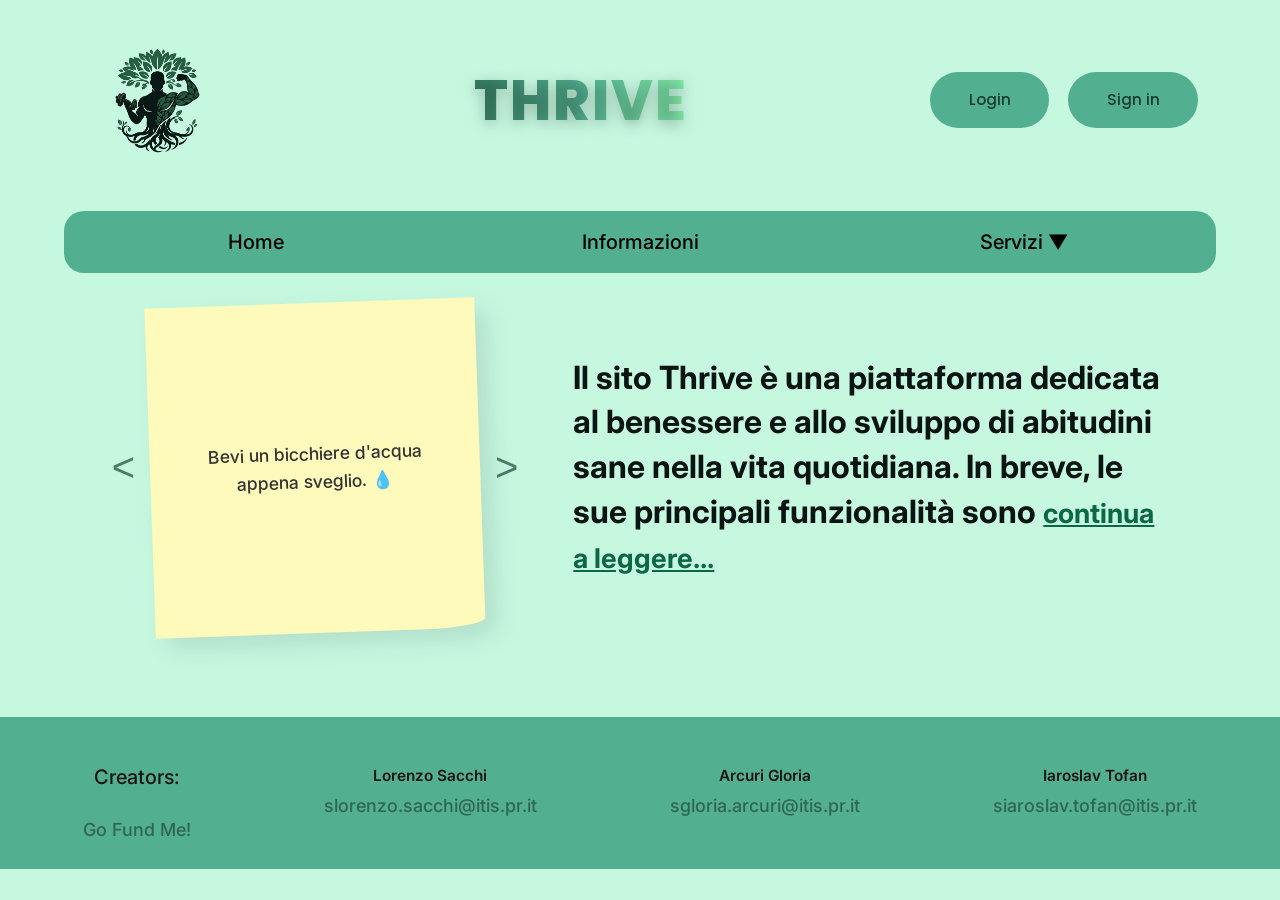
<file: index.html>
<!DOCTYPE html>
<html lang="en">

<head>
    <link rel="preconnect" href="https://fonts.googleapis.com">
    <link rel="preconnect" href="https://fonts.gstatic.com" crossorigin>
    <link
        href="https://fonts.googleapis.com/css2?family=Inter:wght@400;500;600&family=Poppins:wght@500;600;700&display=swap"
        rel="stylesheet">
    <meta charset="UTF-8">
    <meta name="viewport" content="width=device-width, initial-scale=1.0">
    <title>Home</title>
    <link rel="stylesheet" href="assets/css/stylesheet.css">
    <link rel="icon" type="image" href="assets/img/logo.png">
</head>

<body>
    <div id="title_container">
        <img class="logo" src="assets/img/logo.png">
        <h1 class="Titolo">Thrive</h1>
        <div class="buttoni">
            <a href="assets/pages/login.html" class="registrati">Login</a>
            <a href="assets/pages/registrati.html" class="registrati">Sign in</a>
        </div>
    </div>
    <nav class="navBar">
        <ul class="menu">
            <li><a href="index.html">Home</a></li>
            
            <li><a href="assets/pages/spiegazione.html">Informazioni</a></li>

            <li class="dropdown">
                <a href="#">Servizi ▼</a>
                <ul class="subMenu">
                    <li><a href="assets/pages/healthyHabits.html">Healthy Habits</a></li>
                    <li><a href="assets/pages/workout.html">Workout</a></li>
                    <li><a href="assets/pages/bmiCalculator.html">BMI Calculator</a></li>
                </ul>
            </li>
        </ul>
    </nav>
    <div class="main-container">
        <div class="post-it-wrapper">
            <button id="btnPrec" class="nav-btn">&lt;</button>
            <div class="post-it">
                <p id="testoConsiglio"></p>
            </div>
            <button id="btnSucc" class="nav-btn">&gt;</button>
        </div>
        <div class="testo1">
                <h1>
                    Il sito Thrive è una piattaforma dedicata al benessere e allo sviluppo di abitudini sane nella vita quotidiana.
                    In breve, le sue principali funzionalità sono <a href="assets/pages/spiegazione.html" class="continuaLettura">continua a leggere...</a>
                </h1>
        </div>
    </div>
  <footer class="footer">
    <div>
        <p>Creators:</p>
        <a class="email" href="https://www.gofundme.com/f/progetto-per-raccogliere-fondi-per-il-nostro-sushi?attribution_id=sl:9da82cf1-497f-41a0-955d-15c19e031d15&lang=it_IT&ts=1778183575&utm_campaign=man_ss_icons&utm_content=amp20_t1&utm_medium=customer&utm_source=copy_link">Go Fund Me!</a>
    </div>
    <div>
      <h3 class="nome">Lorenzo Sacchi</h3>
      <a href="https://mail.google.com/mail/?view=cm&fs=1&to=slorenzo.sacchi@itis.pr.it" class="email">slorenzo.sacchi@itis.pr.it</a>
    </div>

    <div>
      <h3 class="nome">Arcuri Gloria</h3>
      <a href="https://mail.google.com/mail/?view=cm&fs=1&to=sgloria.arcuri@itis.pr.it" class="email">sgloria.arcuri@itis.pr.it</a>
    </div>

    <div>
      <h3 class="nome">Iaroslav Tofan</h3>
      <a href="https://mail.google.com/mail/?view=cm&fs=1&to=siaroslav.tofan@itis.pr.it" class="email">siaroslav.tofan@itis.pr.it</a>
    </div>

  </footer>

    <script src="assets/javascript/PostItScript.js"></script>
</body>

</html>
</file>
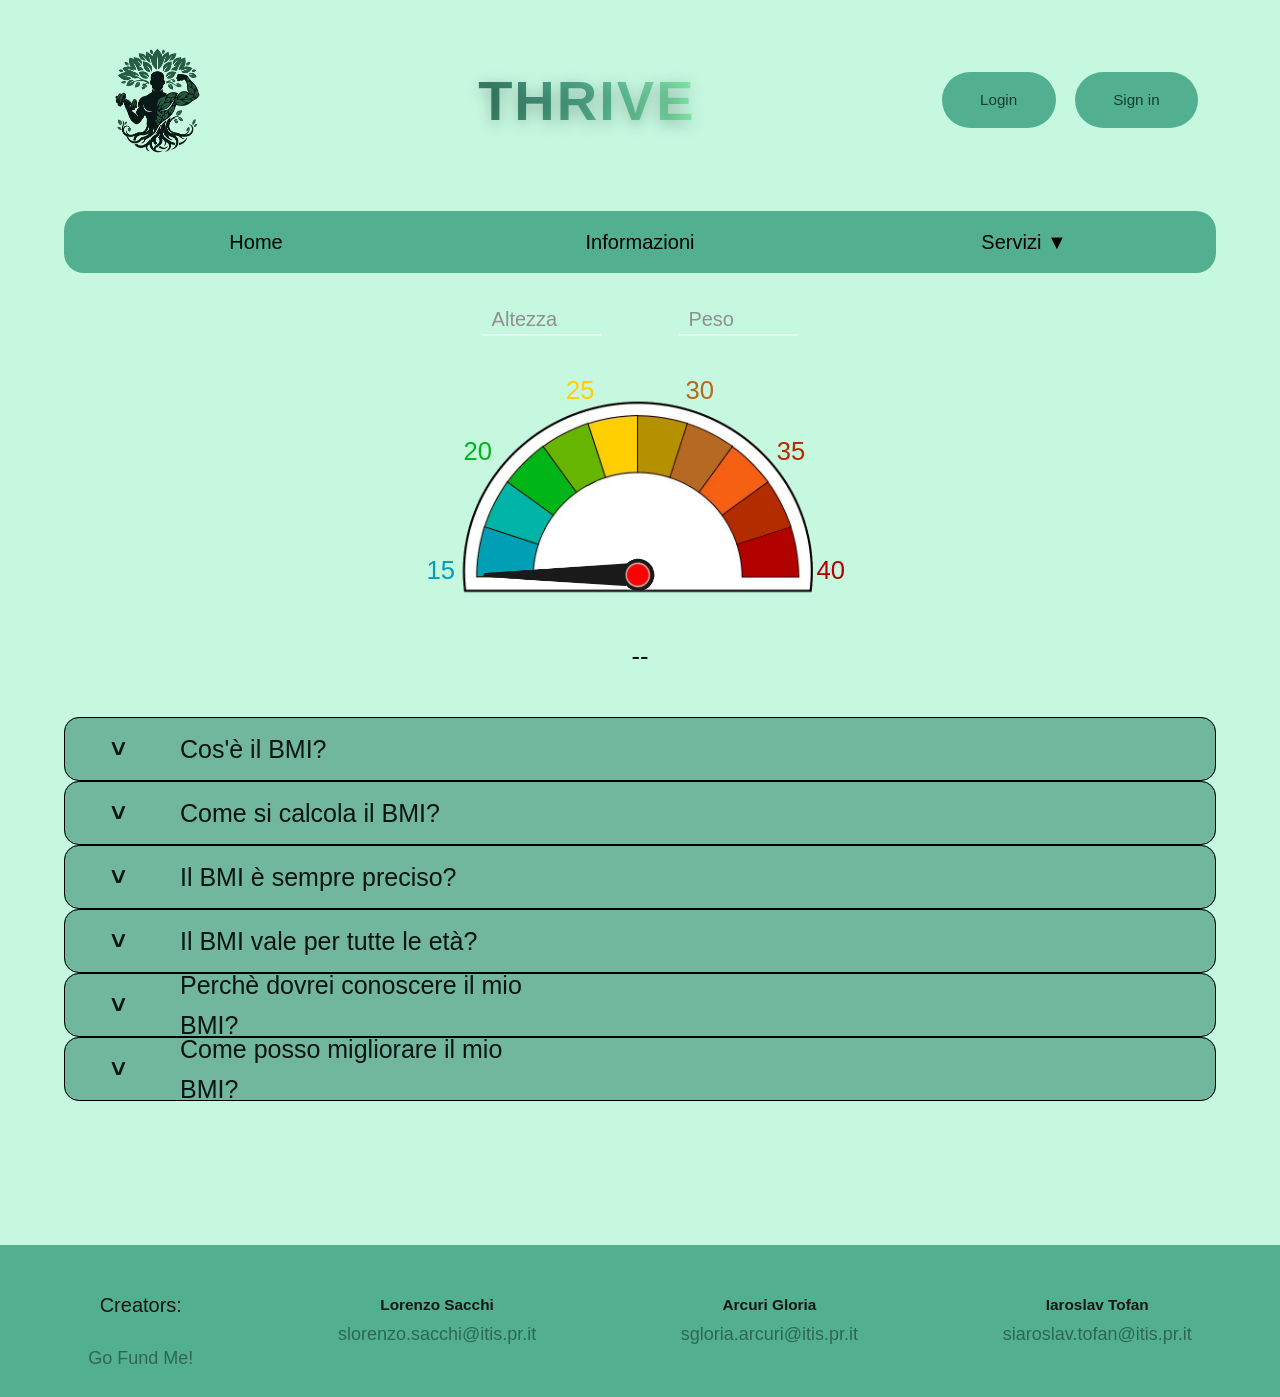
<file: assets/pages/bmiCalculator.html>
<!DOCTYPE html>
<html lang="en">
<head>
    <meta charset="UTF-8">
    <meta name="viewport" content="width=device-width, initial-scale=1.0">
    <title>Calcolatore BMI</title>
    <link rel="stylesheet" href="../css/stylesheet.css">
    <link rel="stylesheet" href="../css/BMIStylesheet.css">
    <link rel="icon" type="image" href="../img/logo.png">
</head>
<body>
    <div id="title_container">
        <img class="logo" src="../img/logo.png">
        <h1 class="Titolo">Thrive</h1>
        <div class="buttoni">
            <a href="login.html" class="registrati">Login</a>
            <a href="registrati.html" class="registrati">Sign in</a>
        </div>
    </div>
    </div>
    <nav class="navBar">
        <ul class="menu">
            <li><a href="../../index.html">Home</a></li>

            <li><a href="spiegazione.html">Informazioni</a></li>

            <li class="dropdown">
                <a href="#">Servizi ▼</a>
                <ul class="subMenu">
                    <li><a href="healthyHabits.html">Healthy Habits</a></li>
                    <li><a href="workout.html">Workout</a></li>
                    <li><a href="bmiCalculator.html">BMI Calculator</a></li>
                </ul>
            </li>
        </ul>
    </nav>
    <div id="content">
        <div id="box_inserimenti">
            <div class="box_inserimento">
                <input required type="text" id="input_altezza" class="textBox_input">
                <span>Altezza</span>
                <i></i>
            </div>
            <div class="box_inserimento">
                <input required type="text" id="input_peso" class="textBox_input">
                <span>Peso</span>
                <i></i>
            </div>
        </div>
        <div id="box_tachimetro">
            <p class="indice_tachimetro" id="i_15">15</p>
            <p class="indice_tachimetro" id="i_20">20</p>
            <p class="indice_tachimetro" id="i_25">25</p>
            <p class="indice_tachimetro" id="i_30">30</p>
            <p class="indice_tachimetro" id="i_35">35</p>
            <p class="indice_tachimetro" id="i_40">40</p>
            <img src="../img/tachimetroBMI.png" alt="" id="tachimetro">
            <img src="../img/lancettaTachimetroBMI.png" alt="" id="lancetta_tachimetro">
        </div>
        <p id="BMI_value">
            --
        </p>
        <div id="BMI_message">
            
        </div> 
        <div id="information_box">
            <div>
                <div class="information_title"><span>&lt</span> <p>Cos'è il BMI?</p></div>
                <p class="information">Il BMI (Indice di Massa Corporea) è un valore che mette in relazione peso e altezza per stimare se una persona è sottopeso, normopeso, sovrappeso o obesa.</p>
            </div>
            <div>
                <div class="information_title"><span>&lt</span> <p>Come si calcola il BMI?</p></div>
                <p class="information">Si calcola dividendo il peso (in kg) per il quadrato dell'altezza (in metri):<br>BMI = peso / altezza^2</p>
            </div>
            <div>
                <div class="information_title"><span>&lt</span> <p>Il BMI è sempre preciso?</p></div>
                <p class="information">Non sempre. Non distingue tra massa grassa e massa muscolare, quindi può essere impreciso per atleti, persone molto muscolose o anziani.</p>
            </div>
            <div>
                <div class="information_title"><span>&lt</span> <p>Il BMI vale per tutte le età?</p></div>
                <p class="information">Per bambini e adolescenti si usano scale diverse basate su età e sesso, quindi il calcolo standard per adulti non è direttamente applicabile.</p>
            </div>
            <div>
                <div class="information_title"><span>&lt</span> <p>Perchè dovrei conoscere il mio BMI?</p></div>
                <p class="information">Aiuta a valutare il rischio di alcune condizioni come malattie cardiovascolari, diabete o ipertensione.</p>
            </div>
            <div>
                <div class="information_title"><span>&lt</span> <p>Come posso migliorare il mio BMI?</p></div>
                <p class="information">
                Alimentazione equilibrata<br>
                Attività fisica regolare<br>
                Monitoraggio del peso nel tempo<br>
                Consulto con un professionista se necessario
                </p>
            </div>
        </div>
    </div>
      <footer class="footer">
    <div>
        <p>Creators:</p>
        <a class="email" href="https://www.gofundme.com/f/progetto-per-raccogliere-fondi-per-il-nostro-sushi?attribution_id=sl:9da82cf1-497f-41a0-955d-15c19e031d15&lang=it_IT&ts=1778183575&utm_campaign=man_ss_icons&utm_content=amp20_t1&utm_medium=customer&utm_source=copy_link">Go Fund Me!</a>
    </div>
    <div>
      <h3 class="nome">Lorenzo Sacchi</h3>
      <a href="https://mail.google.com/mail/?view=cm&fs=1&to=slorenzo.sacchi@itis.pr.it" class="email">slorenzo.sacchi@itis.pr.it</a>
    </div>

    <div>
      <h3 class="nome">Arcuri Gloria</h3>
      <a href="https://mail.google.com/mail/?view=cm&fs=1&to=sgloria.arcuri@itis.pr.it" class="email">sgloria.arcuri@itis.pr.it</a>
    </div>

    <div>
      <h3 class="nome">Iaroslav Tofan</h3>
      <a href="https://mail.google.com/mail/?view=cm&fs=1&to=siaroslav.tofan@itis.pr.it" class="email">siaroslav.tofan@itis.pr.it</a>
    </div>

  </footer>
    <script src="../javascript/BMIScript.js"></script>
</body>
</html>
</file>
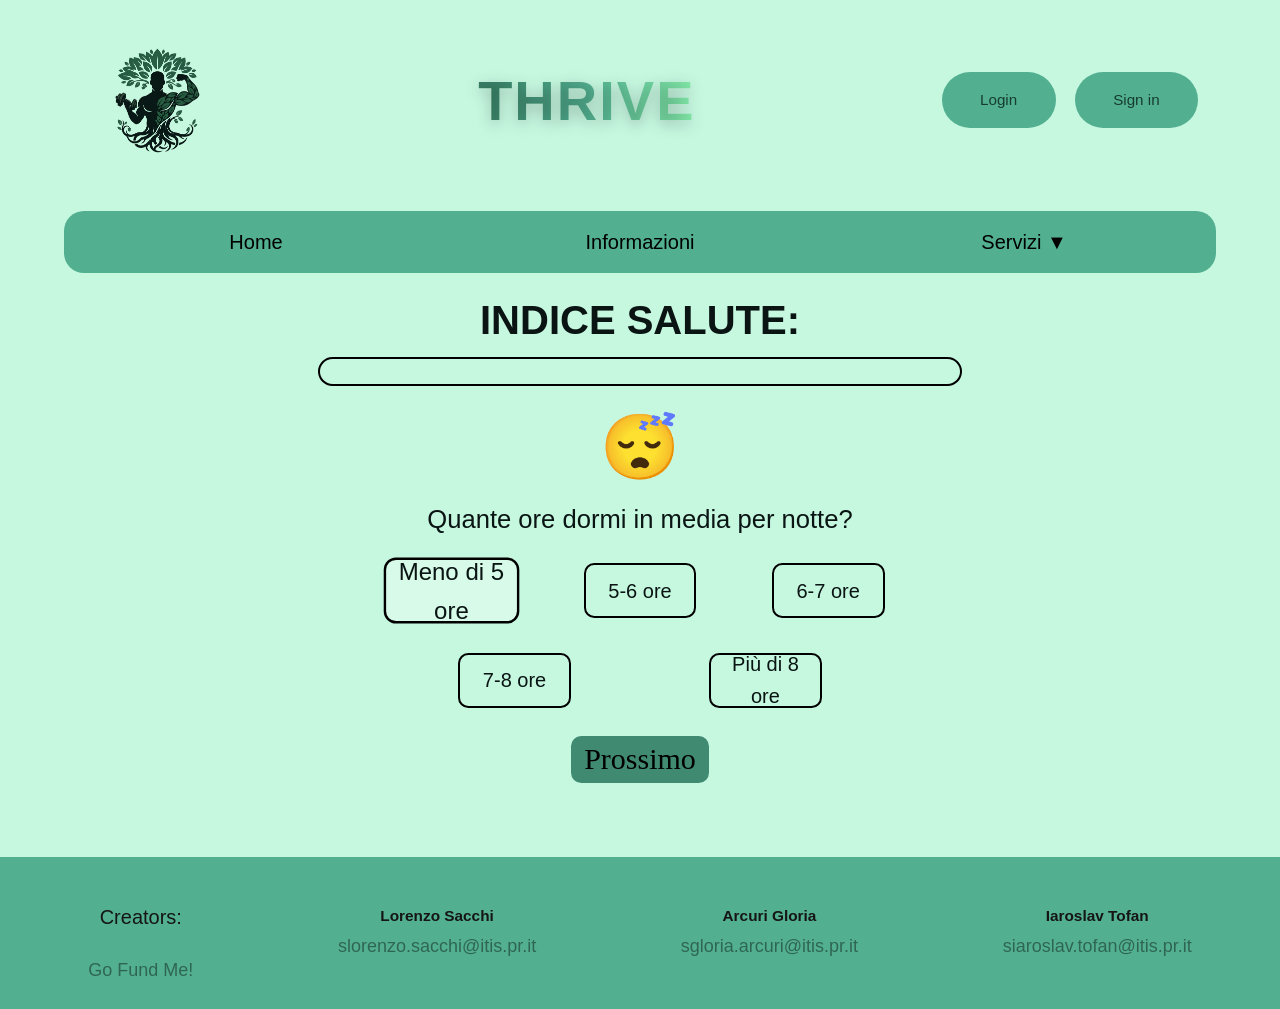
<file: assets/pages/healthyHabits.html>
<!DOCTYPE html>
<html lang="en">

<head>
    <meta charset="UTF-8">
    <meta name="viewport" content="width=device-width, initial-scale=1.0">
    <title>Healthy habits</title>
    <link rel="stylesheet" href="../css/stylesheet.css">
    <link rel="stylesheet" href="../css/HealthyHabitsStylesheet.css">
    <link rel="icon" type="image" href="../img/logo.png">
</head>

<body>
    <div id="title_container">
        <img class="logo" src="../img/logo.png">
        <h1 class="Titolo">Thrive</h1>
        <div class="buttoni">
            <a href="login.html" class="registrati">Login</a>
            <a href="registrati.html" class="registrati">Sign in</a>
        </div>
    </div>
    <nav class="navBar">
        <ul class="menu">
            <li><a href="../../index.html">Home</a></li>

            <li><a href="spiegazione.html">Informazioni</a></li>

            <li class="dropdown">
                <a href="#">Servizi ▼</a>
                <ul class="subMenu">
                    <li><a href="healthyHabits.html">Healthy Habits</a></li>
                    <li><a href="workout.html">Workout</a></li>
                    <li><a href="bmiCalculator.html">BMI Calculator</a></li>
                </ul>
            </li>
        </ul>
    </nav>
    <div id="content">
        <p id="titolo_barra">Indice salute:</p>
        <div id="barra_salute_box">
            <div id="barra_salute"></div>
        </div>
        <div id="survey">
            <p id="emoji"></p>
            <p id="domanda"></p>
            <div id="choices_box">

            </div>
            <button id="next_btn" class="main_btn">
                Prossimo
            </button>
        </div>
        <div id="resoconto">

        </div>
    </div>
      <footer class="footer">
    <div>
        <p>Creators:</p>
        <a class="email" href="https://www.gofundme.com/f/progetto-per-raccogliere-fondi-per-il-nostro-sushi?attribution_id=sl:9da82cf1-497f-41a0-955d-15c19e031d15&lang=it_IT&ts=1778183575&utm_campaign=man_ss_icons&utm_content=amp20_t1&utm_medium=customer&utm_source=copy_link">Go Fund Me!</a>
    </div>
    <div>
      <h3 class="nome">Lorenzo Sacchi</h3>
      <a href="https://mail.google.com/mail/?view=cm&fs=1&to=slorenzo.sacchi@itis.pr.it" class="email">slorenzo.sacchi@itis.pr.it</a>
    </div>

    <div>
      <h3 class="nome">Arcuri Gloria</h3>
      <a href="https://mail.google.com/mail/?view=cm&fs=1&to=sgloria.arcuri@itis.pr.it" class="email">sgloria.arcuri@itis.pr.it</a>
    </div>

    <div>
      <h3 class="nome">Iaroslav Tofan</h3>
      <a href="https://mail.google.com/mail/?view=cm&fs=1&to=siaroslav.tofan@itis.pr.it" class="email">siaroslav.tofan@itis.pr.it</a>
    </div>

  </footer>
    <script src="../javascript/HealthyHabitsScript.js"></script>
</body>

</html>
</file>
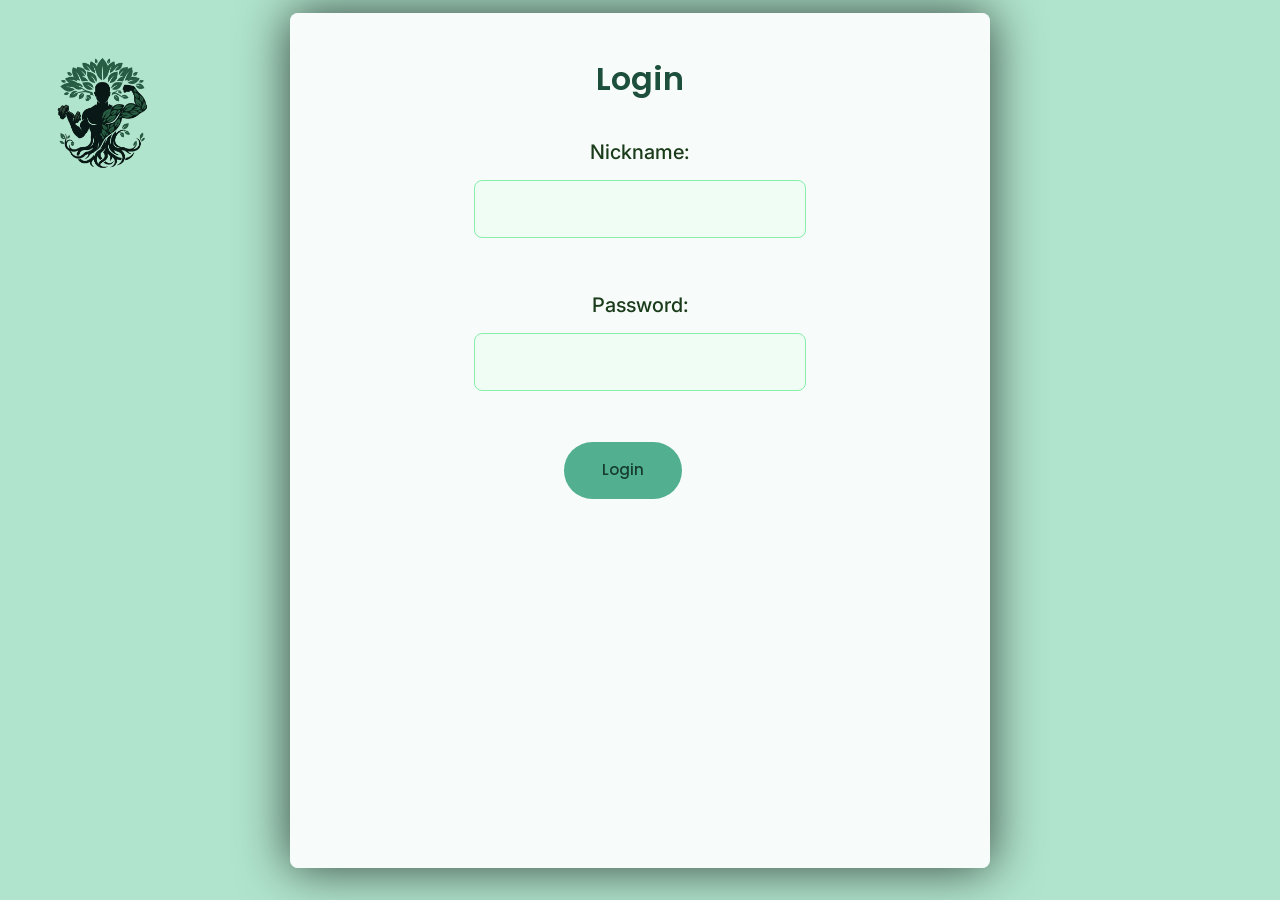
<file: assets/pages/login.html>
<!DOCTYPE html>
<html lang="en">
<head>
    <link rel="preconnect" href="https://fonts.googleapis.com">
    <link rel="preconnect" href="https://fonts.gstatic.com" crossorigin>
    <link href="https://fonts.googleapis.com/css2?family=Inter:wght@400;500;600&family=Poppins:wght@500;600;700&display=swap" rel="stylesheet">
    <meta charset="UTF-8">
    <meta name="viewport" content="width=device-width, initial-scale=1.0">
    <title>Login</title>
    <link rel="stylesheet" href="../css/stylesheet.css">
    <link rel="stylesheet" href="../css/form.css">
    <link rel="icon" type="image" href="../img/logo.png">
    <script src="..\javascript\formLogin.js" defer></script>

</head>
<body>
    <a href="../../index.html">
        <img class="logo2" src="../img/logo.png"> 
    </a>
    <h1>Login</h1>
    <div class="contenitore">
        <form id="loginForm">
    
            <label>
                <p>
                Nickname:
                <input type="text" id="nickname">
                <span id="errNickname"></span>
                </p>
            </label><br>
    
            <label>
                <p>
                    Password:
                    <input type="password" id="password">
                    <span id="errPassword"></span>
                </p>
            </label><br>
    
            <a href="../../index.html" class="registrati">Login</a>
        </form>
    

</body>
</html>
</file>
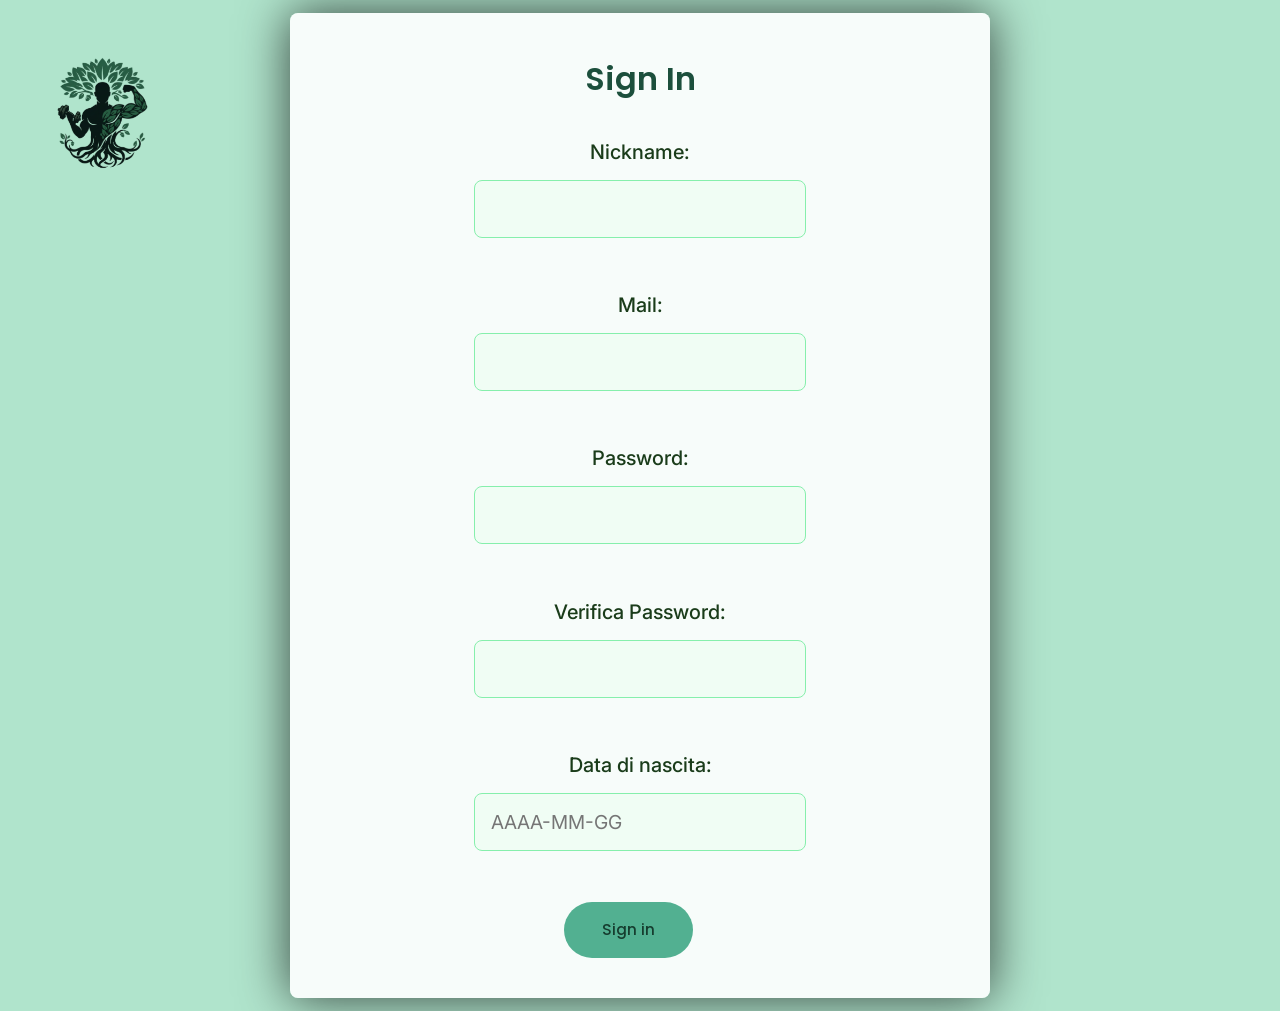
<file: assets/pages/registrati.html>
<!DOCTYPE html>
<html lang="en">
<head>
       <link rel="preconnect" href="https://fonts.googleapis.com">
    <link rel="preconnect" href="https://fonts.gstatic.com" crossorigin>
    <link href="https://fonts.googleapis.com/css2?family=Inter:wght@400;500;600&family=Poppins:wght@500;600;700&display=swap" rel="stylesheet">
    <meta charset="UTF-8">
    <meta name="viewport" content="width=device-width, initial-scale=1.0">
    <title>SignIn</title>
    <link rel="stylesheet" href="../css/stylesheet.css">
    <link rel="stylesheet" href="../css/form.css">
    <link rel="icon" type="image" href="../img/logo.png">
    <script src="..\javascript\formSignIn.js" defer></script>

</head>
<body>
    <a href="../../index.html">
        <img class="logo2" src="../img/logo.png"> 
    </a>
    <h1>Sign In</h1>
    <div class="contenitore">
        <form id="SignInForm">
    
            <label>
                <p>
                Nickname:
                <input type="text" id="nickname">
                <span id="errNickname"></span>
                </p>
            </label><br>

            <label>
                <p>
                Mail:
                <input type="text" id="mail">
                <span id="errMail"></span>
                </p>
            </label><br>
            
            <label>
                <p>
                Password:
                    <input type="password" id="password">
                    <span id="errPassword"></span>
                </p>
            </label><br>
    
            <label>
                <p>
                Verifica Password:
                <input type="password" id="verificaPassword">
                <span id="errVerifica"></span>
                </p>
            </label><br>
    
            <label>
                <p>
                Data di nascita:
                <input type="text" id="dataPartenza" placeholder="AAAA-MM-GG">
                <span id="errDataPartenza"></span>
                </p>
            </label><br>

            <a href="../../index.html" class="registrati">Sign in</a>
        </form>

</body>
</html>
</file>
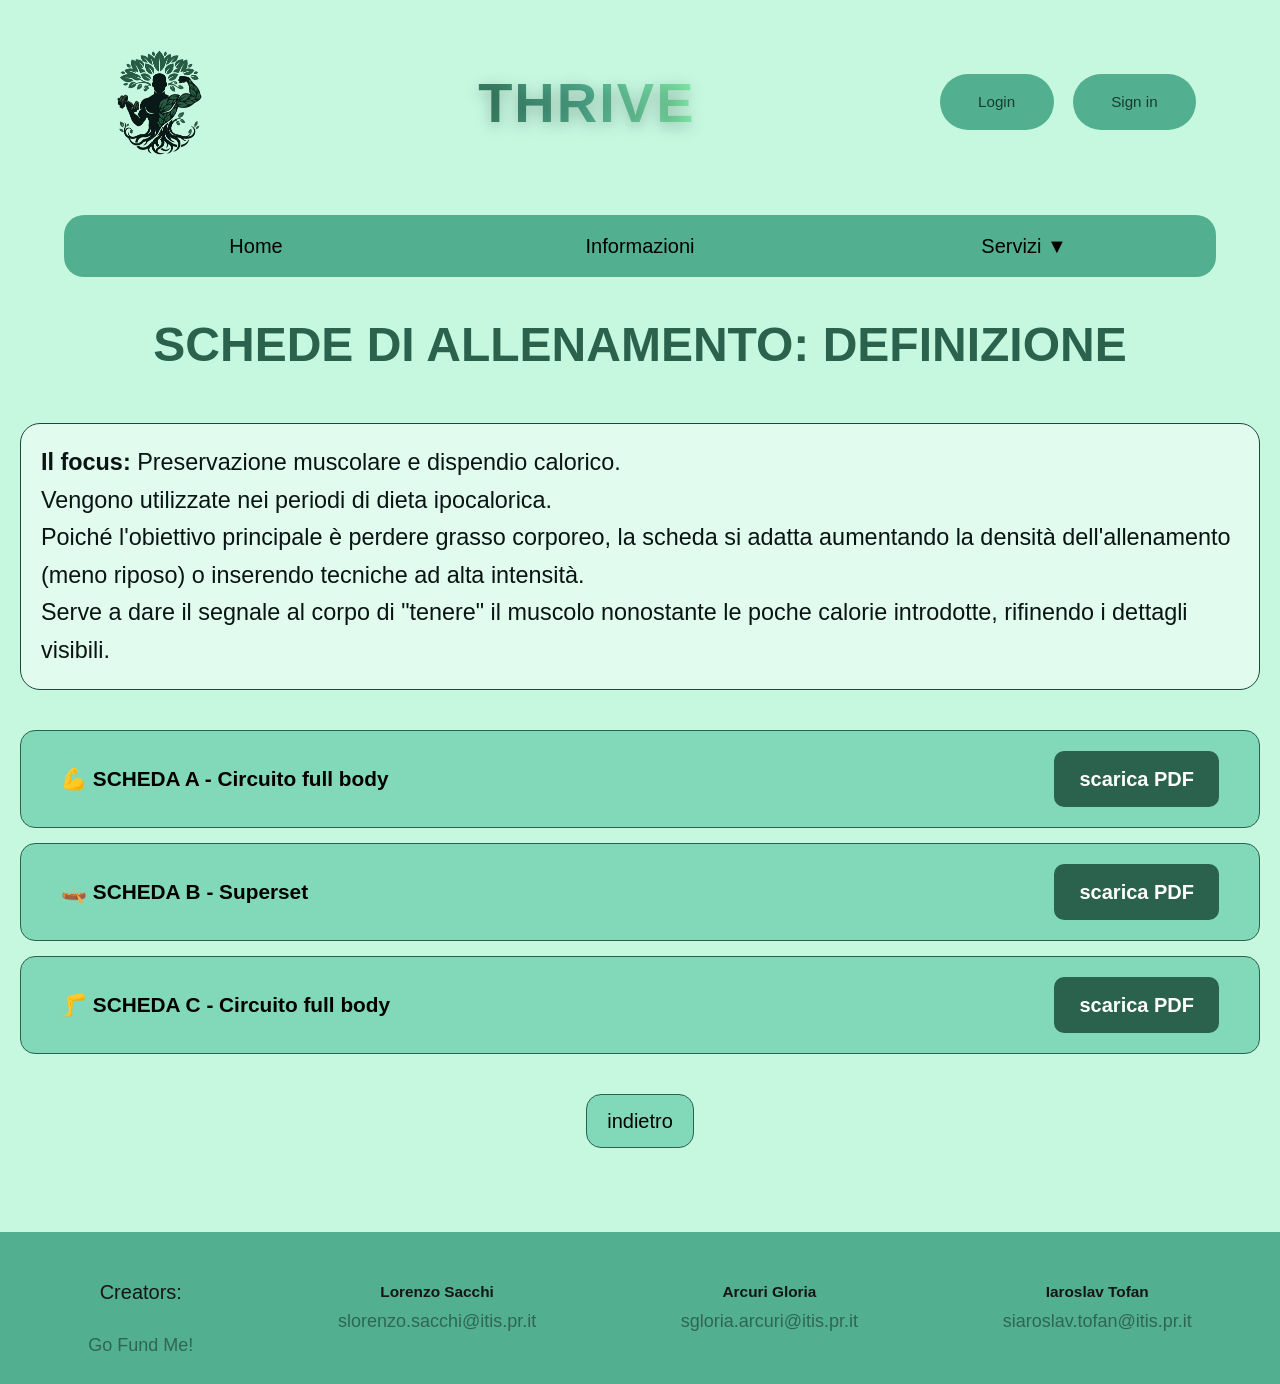
<file: assets/pages/schedeDefinizione.html>
<!DOCTYPE html>
<html lang="en">

<head>
    <meta charset="UTF-8">
    <meta name="viewport" content="width=device-width, initial-scale=1.0">
    <title>Document</title>
    <link rel="stylesheet" href="../css/stylesheet.css">
    <link rel="stylesheet" href="../css/WorkoutStyleSheet.css">
    <link rel="icon" type="image" href="../img/logo.png">
</head>

<body>
    <div id="title_container">
        <img class="logo" src="../img/logo.png">
        <h1 class="Titolo">Thrive</h1>
        <div class="buttoni">
            <a href="login.html" class="registrati">Login</a>
            <a href="registrati.html" class="registrati">Sign in</a>
        </div>
    </div>
    <nav class="navBar">
        <ul class="menu">
            <li><a href="../../index.html">Home</a></li>

            <li><a href="spiegazione.html">Informazioni</a></li>

            <li class="dropdown">
                <a href="#">Servizi ▼</a>
                <ul class="subMenu">
                    <li><a href="healthyHabits.html">Healthy Habits</a></li>
                    <li><a href="workout.html">Workout</a></li>
                    <li><a href="bmiCalculator.html">BMI Calculator</a></li>
                </ul>
            </li>
        </ul>
    </nav>
    <h1>SCHEDE DI ALLENAMENTO: DEFINIZIONE</h1>
    <div class="contenitore2">
        <h3>
            <b>Il focus:</b> Preservazione muscolare e dispendio calorico. <br>
            Vengono utilizzate nei periodi di dieta ipocalorica. <br>Poiché l'obiettivo principale è perdere grasso corporeo, 
            la scheda si adatta aumentando la densità dell'allenamento (meno riposo) o inserendo tecniche ad alta intensità. <br>
            Serve a dare il segnale al corpo di "tenere" il muscolo nonostante le poche calorie introdotte, rifinendo i dettagli visibili.
        </h3>
    </div>
    <div class="contenitore1">
        <div>
            <h2>💪 SCHEDA A - Circuito full body</h2>
            <a href="../schede/scheda_C_1.pdf" download="scheda_A.pdf">scarica PDF</a>
        </div>
        <div>
            <h2>🛶 SCHEDA B - Superset</h2> <!--spiegare cos'è un superset!!!-->
            <a href="../schede/scheda_C_2.pdf" download="scheda_B.pdf">scarica PDF</a>
        </div>
        <div>
            <h2>🦵 SCHEDA C - Circuito full body</h2>
            <a href="../schede/scheda_C_3.pdf" download="scheda_C.pdf">scarica PDF</a>
        </div>
    </div>
    <div class="back">
        <a href="workout.html">indietro</a>
    </div>
      <footer class="footer">
    <div>
        <p>Creators:</p>
        <a class="email" href="https://www.gofundme.com/f/progetto-per-raccogliere-fondi-per-il-nostro-sushi?attribution_id=sl:9da82cf1-497f-41a0-955d-15c19e031d15&lang=it_IT&ts=1778183575&utm_campaign=man_ss_icons&utm_content=amp20_t1&utm_medium=customer&utm_source=copy_link">Go Fund Me!</a>
    </div>
    <div>
      <h3 class="nome">Lorenzo Sacchi</h3>
      <a href="https://mail.google.com/mail/?view=cm&fs=1&to=slorenzo.sacchi@itis.pr.it" class="email">slorenzo.sacchi@itis.pr.it</a>
    </div>

    <div>
      <h3 class="nome">Arcuri Gloria</h3>
      <a href="https://mail.google.com/mail/?view=cm&fs=1&to=sgloria.arcuri@itis.pr.it" class="email">sgloria.arcuri@itis.pr.it</a>
    </div>

    <div>
      <h3 class="nome">Iaroslav Tofan</h3>
      <a href="https://mail.google.com/mail/?view=cm&fs=1&to=siaroslav.tofan@itis.pr.it" class="email">siaroslav.tofan@itis.pr.it</a>
    </div>

  </footer>
</body>

</html>
</file>
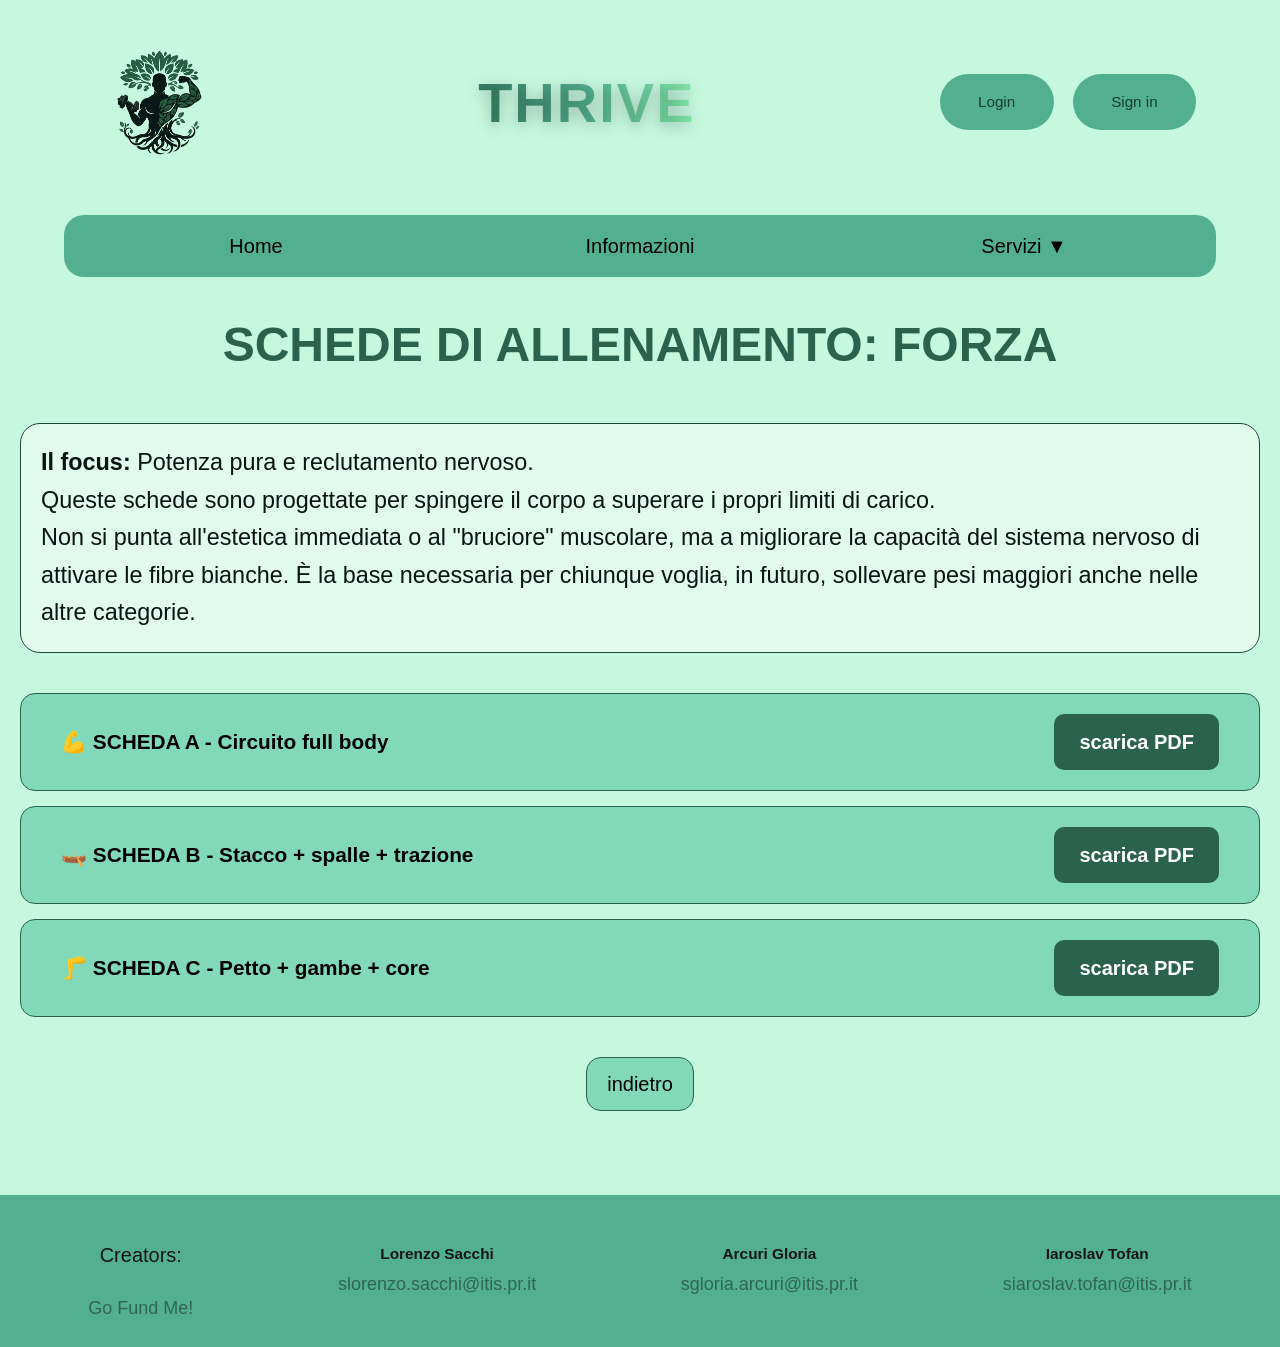
<file: assets/pages/schedeForza.html>
<!DOCTYPE html>
<html lang="en">

<head>
    <meta charset="UTF-8">
    <meta name="viewport" content="width=device-width, initial-scale=1.0">
    <title>Document</title>
    <link rel="stylesheet" href="../css/stylesheet.css">
    <link rel="stylesheet" href="../css/WorkoutStyleSheet.css">
    <link rel="icon" type="image" href="../img/logo.png">
</head>

<body>
    <div id="title_container">
        <img class="logo" src="../img/logo.png">
        <h1 class="Titolo">Thrive</h1>
        <div class="buttoni">
            <a href="login.html" class="registrati">Login</a>
            <a href="registrati.html" class="registrati">Sign in</a>
        </div>
    </div>
    <nav class="navBar">
        <ul class="menu">
            <li><a href="../../index.html">Home</a></li>

            <li><a href="spiegazione.html">Informazioni</a></li>

            <li class="dropdown">
                <a href="#">Servizi ▼</a>
                <ul class="subMenu">
                    <li><a href="healthyHabits.html">Healthy Habits</a></li>
                    <li><a href="workout.html">Workout</a></li>
                    <li><a href="bmiCalculator.html">BMI Calculator</a></li>
                </ul>
            </li>
        </ul>
    </nav>
    <h1>SCHEDE DI ALLENAMENTO: FORZA</h1>
    <div class="contenitore2">
        <h3>
            <b>Il focus:</b> Potenza pura e reclutamento nervoso. <br>
            Queste schede sono progettate per spingere il corpo a superare i propri limiti di carico. <br>Non si punta all'estetica immediata 
            o al "bruciore" muscolare, ma a migliorare la capacità del sistema nervoso di attivare le fibre bianche. 
            È la base necessaria per chiunque voglia, in futuro, sollevare pesi maggiori anche nelle altre categorie.
        </h3>
    </div>
    <div class="contenitore1">
        <div>
            <h2>💪 SCHEDA A - Circuito full body</h2>
            <a href="../schede/scheda_B_1.pdf" download="scheda_A.pdf">scarica PDF</a>
        </div>
        <div>
            <h2>🛶 SCHEDA B - Stacco + spalle + trazione</h2> <!--spiegare cos'è un superset!!!-->
            <a href="../schede/scheda_B_2.pdf" download="scheda_B.pdf">scarica PDF</a>
        </div>
        <div>
            <h2>🦵 SCHEDA C - Petto + gambe + core</h2>
            <a href="../schede/scheda_B_3.pdf" download="scheda_C.pdf">scarica PDF</a>
        </div>
    </div>
    <div class="back">
        <a href="workout.html">indietro</a>
    </div>
      <footer class="footer">
    <div>
        <p>Creators:</p>
        <a class="email" href="https://www.gofundme.com/f/progetto-per-raccogliere-fondi-per-il-nostro-sushi?attribution_id=sl:9da82cf1-497f-41a0-955d-15c19e031d15&lang=it_IT&ts=1778183575&utm_campaign=man_ss_icons&utm_content=amp20_t1&utm_medium=customer&utm_source=copy_link">Go Fund Me!</a>
    </div>
    <div>
      <h3 class="nome">Lorenzo Sacchi</h3>
      <a href="https://mail.google.com/mail/?view=cm&fs=1&to=slorenzo.sacchi@itis.pr.it" class="email">slorenzo.sacchi@itis.pr.it</a>
    </div>

    <div>
      <h3 class="nome">Arcuri Gloria</h3>
      <a href="https://mail.google.com/mail/?view=cm&fs=1&to=sgloria.arcuri@itis.pr.it" class="email">sgloria.arcuri@itis.pr.it</a>
    </div>

    <div>
      <h3 class="nome">Iaroslav Tofan</h3>
      <a href="https://mail.google.com/mail/?view=cm&fs=1&to=siaroslav.tofan@itis.pr.it" class="email">siaroslav.tofan@itis.pr.it</a>
    </div>

  </footer>
</body>

</html>
</file>
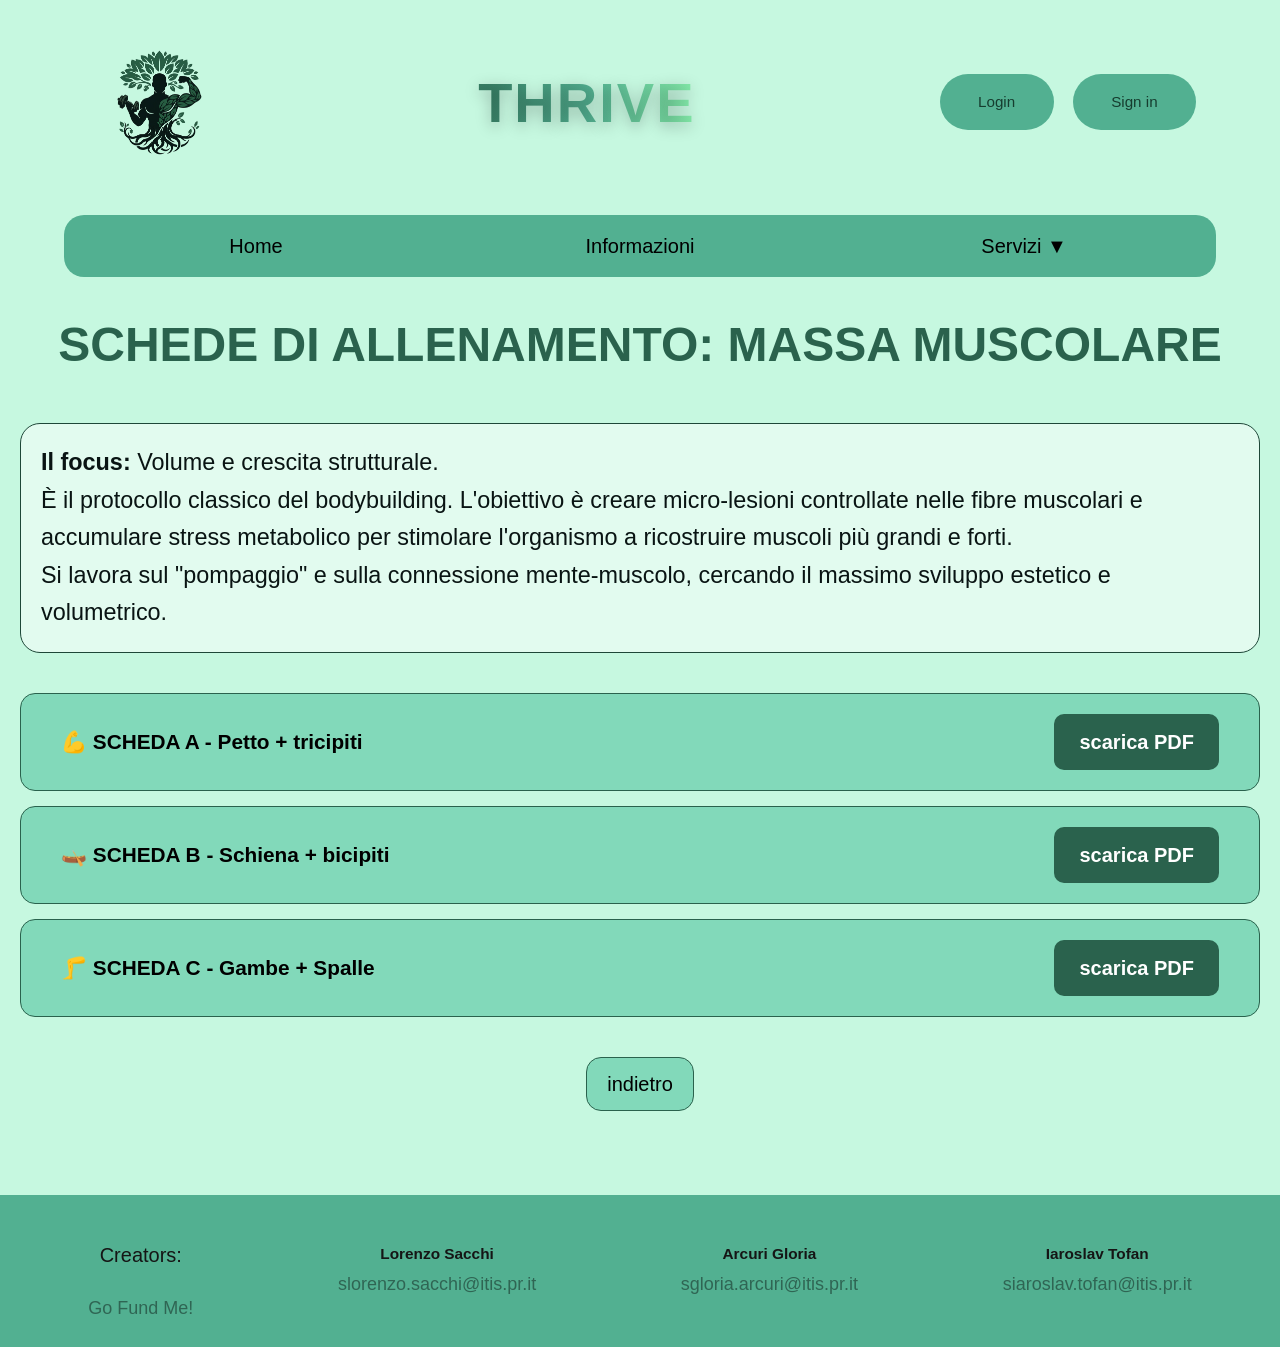
<file: assets/pages/schedeMassaMuscolare.html>
<!DOCTYPE html>
<html lang="en">

<head>
    <meta charset="UTF-8">
    <meta name="viewport" content="width=device-width, initial-scale=1.0">
    <title>Document</title>
    <link rel="stylesheet" href="../css/stylesheet.css">
    <link rel="stylesheet" href="../css/WorkoutStyleSheet.css">
    <link rel="icon" type="image" href="../img/logo.png">
</head>

<body>
    <div id="title_container">
        <img class="logo" src="../img/logo.png">
        <h1 class="Titolo">Thrive</h1>
        <div class="buttoni">
            <a href="login.html" class="registrati">Login</a>
            <a href="registrati.html" class="registrati">Sign in</a>
        </div>
    </div>
    <nav class="navBar">
        <ul class="menu">
            <li><a href="../../index.html">Home</a></li>

            <li><a href="spiegazione.html">Informazioni</a></li>

            <li class="dropdown">
                <a href="#">Servizi ▼</a>
                <ul class="subMenu">
                    <li><a href="healthyHabits.html">Healthy Habits</a></li>
                    <li><a href="workout.html">Workout</a></li>
                    <li><a href="bmiCalculator.html">BMI Calculator</a></li>
                </ul>
            </li>
        </ul>
    </nav>
    <h1>SCHEDE DI ALLENAMENTO: MASSA MUSCOLARE</h1>
    <div class="contenitore2">
        <h3>
            <b>Il focus:</b> Volume e crescita strutturale. <br>
            È il protocollo classico del bodybuilding. L'obiettivo 
            è creare micro-lesioni controllate nelle fibre muscolari e accumulare stress metabolico per stimolare 
            l'organismo a ricostruire muscoli più grandi e forti. <br>Si lavora sul "pompaggio" 
            e sulla connessione mente-muscolo, cercando il massimo sviluppo estetico e volumetrico.
        </h3>
    </div>
    <div class="contenitore1">
        <div>
            <h2>💪 SCHEDA A - Petto + tricipiti</h2>
            <a href="../schede/scheda_A_1.pdf" download="scheda_A.pdf">scarica PDF</a>
        </div>
        <div>
            <h2>🛶 SCHEDA B - Schiena + bicipiti</h2>
            <a href="../schede/scheda_A_2.pdf" download="scheda_B.pdf">scarica PDF</a>
        </div>
        <div>
            <h2>🦵 SCHEDA C - Gambe + Spalle</h2>
            <a href="../schede/scheda_A_3.pdf" download="scheda_C.pdf">scarica PDF</a>
        </div>
    </div>
    <div class="back">
        <a href="workout.html">indietro</a>
    </div>
      <footer class="footer">
    <div>
        <p>Creators:</p>
        <a class="email" href="https://www.gofundme.com/f/progetto-per-raccogliere-fondi-per-il-nostro-sushi?attribution_id=sl:9da82cf1-497f-41a0-955d-15c19e031d15&lang=it_IT&ts=1778183575&utm_campaign=man_ss_icons&utm_content=amp20_t1&utm_medium=customer&utm_source=copy_link">Go Fund Me!</a>
    </div>
    <div>
      <h3 class="nome">Lorenzo Sacchi</h3>
      <a href="https://mail.google.com/mail/?view=cm&fs=1&to=slorenzo.sacchi@itis.pr.it" class="email">slorenzo.sacchi@itis.pr.it</a>
    </div>

    <div>
      <h3 class="nome">Arcuri Gloria</h3>
      <a href="https://mail.google.com/mail/?view=cm&fs=1&to=sgloria.arcuri@itis.pr.it" class="email">sgloria.arcuri@itis.pr.it</a>
    </div>

    <div>
      <h3 class="nome">Iaroslav Tofan</h3>
      <a href="https://mail.google.com/mail/?view=cm&fs=1&to=siaroslav.tofan@itis.pr.it" class="email">siaroslav.tofan@itis.pr.it</a>
    </div>

  </footer>
</body>

</html>
</file>
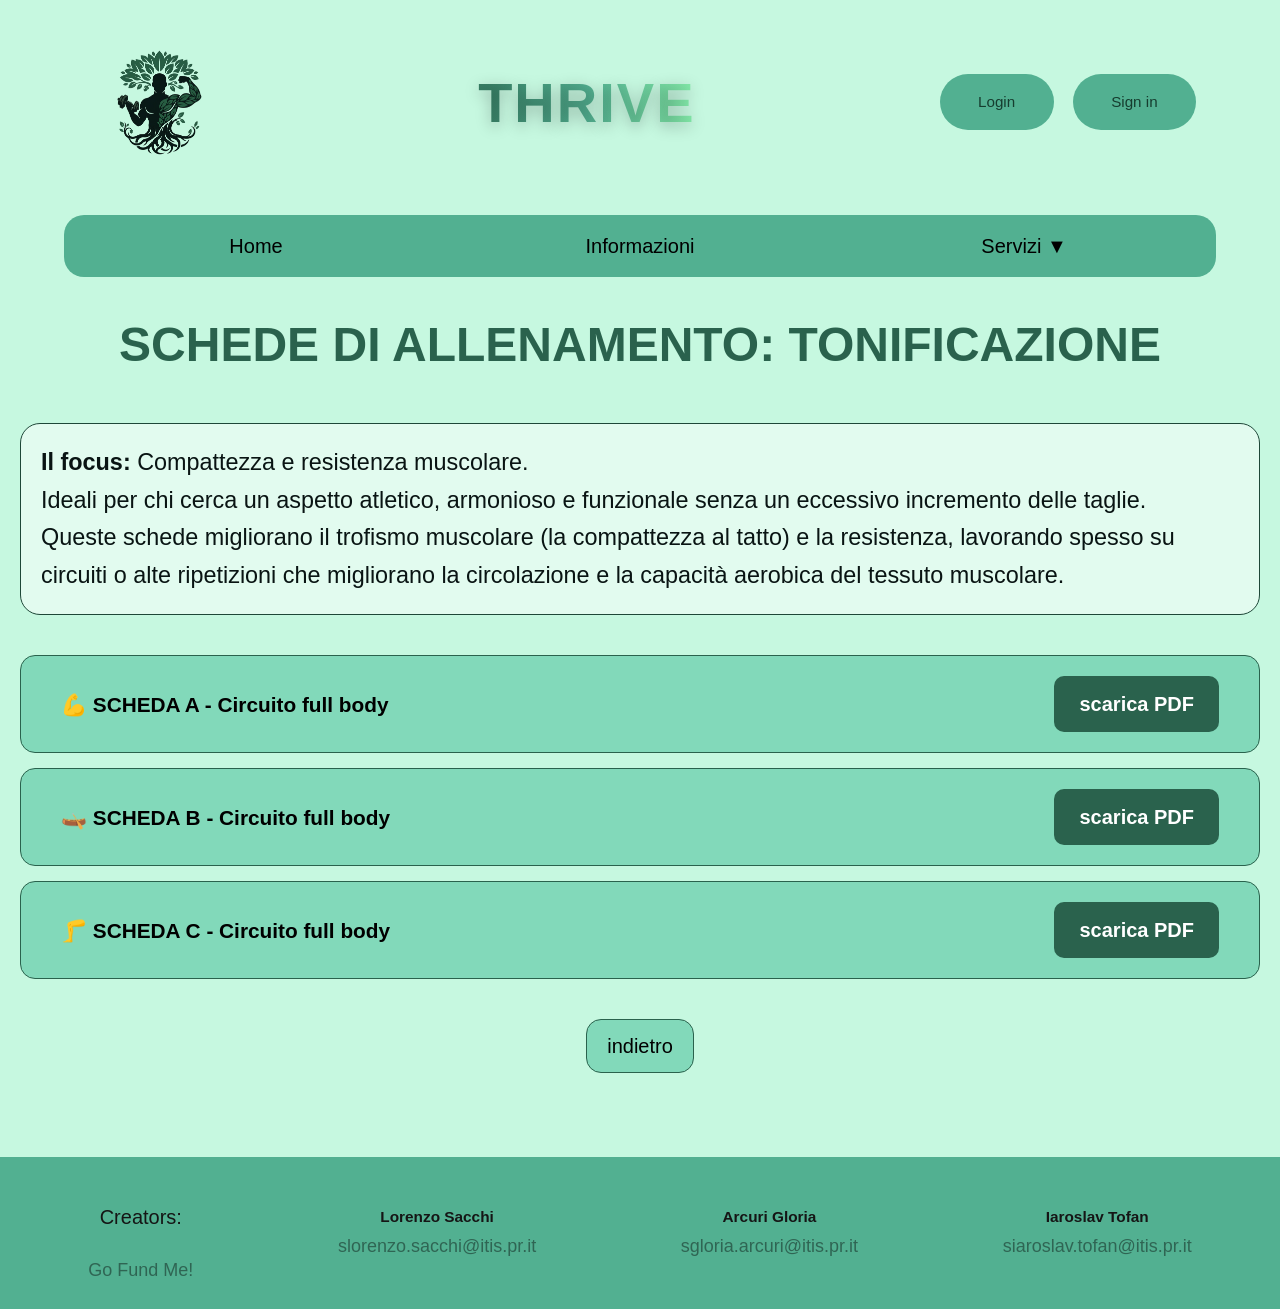
<file: assets/pages/schedeTonificazione.html>
<!DOCTYPE html>
<html lang="en">

<head>
    <meta charset="UTF-8">
    <meta name="viewport" content="width=device-width, initial-scale=1.0">
    <title>Document</title>
    <link rel="stylesheet" href="../css/stylesheet.css">
    <link rel="stylesheet" href="../css/WorkoutStyleSheet.css">
    <link rel="icon" type="image" href="../img/logo.png">
</head>

<body>
    <div id="title_container">
        <img class="logo" src="../img/logo.png">
        <h1 class="Titolo">Thrive</h1>
        <div class="buttoni">
            <a href="login.html" class="registrati">Login</a>
            <a href="registrati.html" class="registrati">Sign in</a>
        </div>
    </div>
    <nav class="navBar">
        <ul class="menu">
            <li><a href="../../index.html">Home</a></li>

            <li><a href="spiegazione.html">Informazioni</a></li>

            <li class="dropdown">
                <a href="#">Servizi ▼</a>
                <ul class="subMenu">
                    <li><a href="healthyHabits.html">Healthy Habits</a></li>
                    <li><a href="workout.html">Workout</a></li>
                    <li><a href="bmiCalculator.html">BMI Calculator</a></li>
                </ul>
            </li>
        </ul>
    </nav>
    <h1>SCHEDE DI ALLENAMENTO: TONIFICAZIONE</h1>
    <div class="contenitore2">
        <h3>
            <b>Il focus:</b> Compattezza e resistenza muscolare. <br>
            Ideali per chi cerca un aspetto atletico, armonioso e funzionale senza un eccessivo incremento delle taglie. <br>
            Queste schede migliorano il trofismo muscolare (la compattezza al tatto) e la resistenza, 
            lavorando spesso su circuiti o alte ripetizioni che migliorano la circolazione e la capacità aerobica del tessuto muscolare.
        </h3>
    </div>
    <div class="contenitore1">
        <div>
            <h2>💪 SCHEDA A - Circuito full body</h2>
            <a href="../schede/scheda_D_1.pdf" download="scheda_A.pdf">scarica PDF</a>
        </div>
        <div>
            <h2>🛶 SCHEDA B - Circuito full body</h2>
            <a href="../schede/scheda_D_2.pdf" download="scheda_B.pdf">scarica PDF</a>
        </div>
        <div>
            <h2>🦵 SCHEDA C - Circuito full body</h2>
            <a href="../schede/scheda_D_3.pdf" download="scheda_C.pdf">scarica PDF</a>
        </div>
    </div>
    <div class="back">
        <a href="workout.html">indietro</a>
    </div>
      <footer class="footer">
    <div>
        <p>Creators:</p>
        <a class="email" href="https://www.gofundme.com/f/progetto-per-raccogliere-fondi-per-il-nostro-sushi?attribution_id=sl:9da82cf1-497f-41a0-955d-15c19e031d15&lang=it_IT&ts=1778183575&utm_campaign=man_ss_icons&utm_content=amp20_t1&utm_medium=customer&utm_source=copy_link">Go Fund Me!</a>
    </div>
    <div>
      <h3 class="nome">Lorenzo Sacchi</h3>
      <a href="https://mail.google.com/mail/?view=cm&fs=1&to=slorenzo.sacchi@itis.pr.it" class="email">slorenzo.sacchi@itis.pr.it</a>
    </div>

    <div>
      <h3 class="nome">Arcuri Gloria</h3>
      <a href="https://mail.google.com/mail/?view=cm&fs=1&to=sgloria.arcuri@itis.pr.it" class="email">sgloria.arcuri@itis.pr.it</a>
    </div>

    <div>
      <h3 class="nome">Iaroslav Tofan</h3>
      <a href="https://mail.google.com/mail/?view=cm&fs=1&to=siaroslav.tofan@itis.pr.it" class="email">siaroslav.tofan@itis.pr.it</a>
    </div>

  </footer>
</body>

</html>
</file>
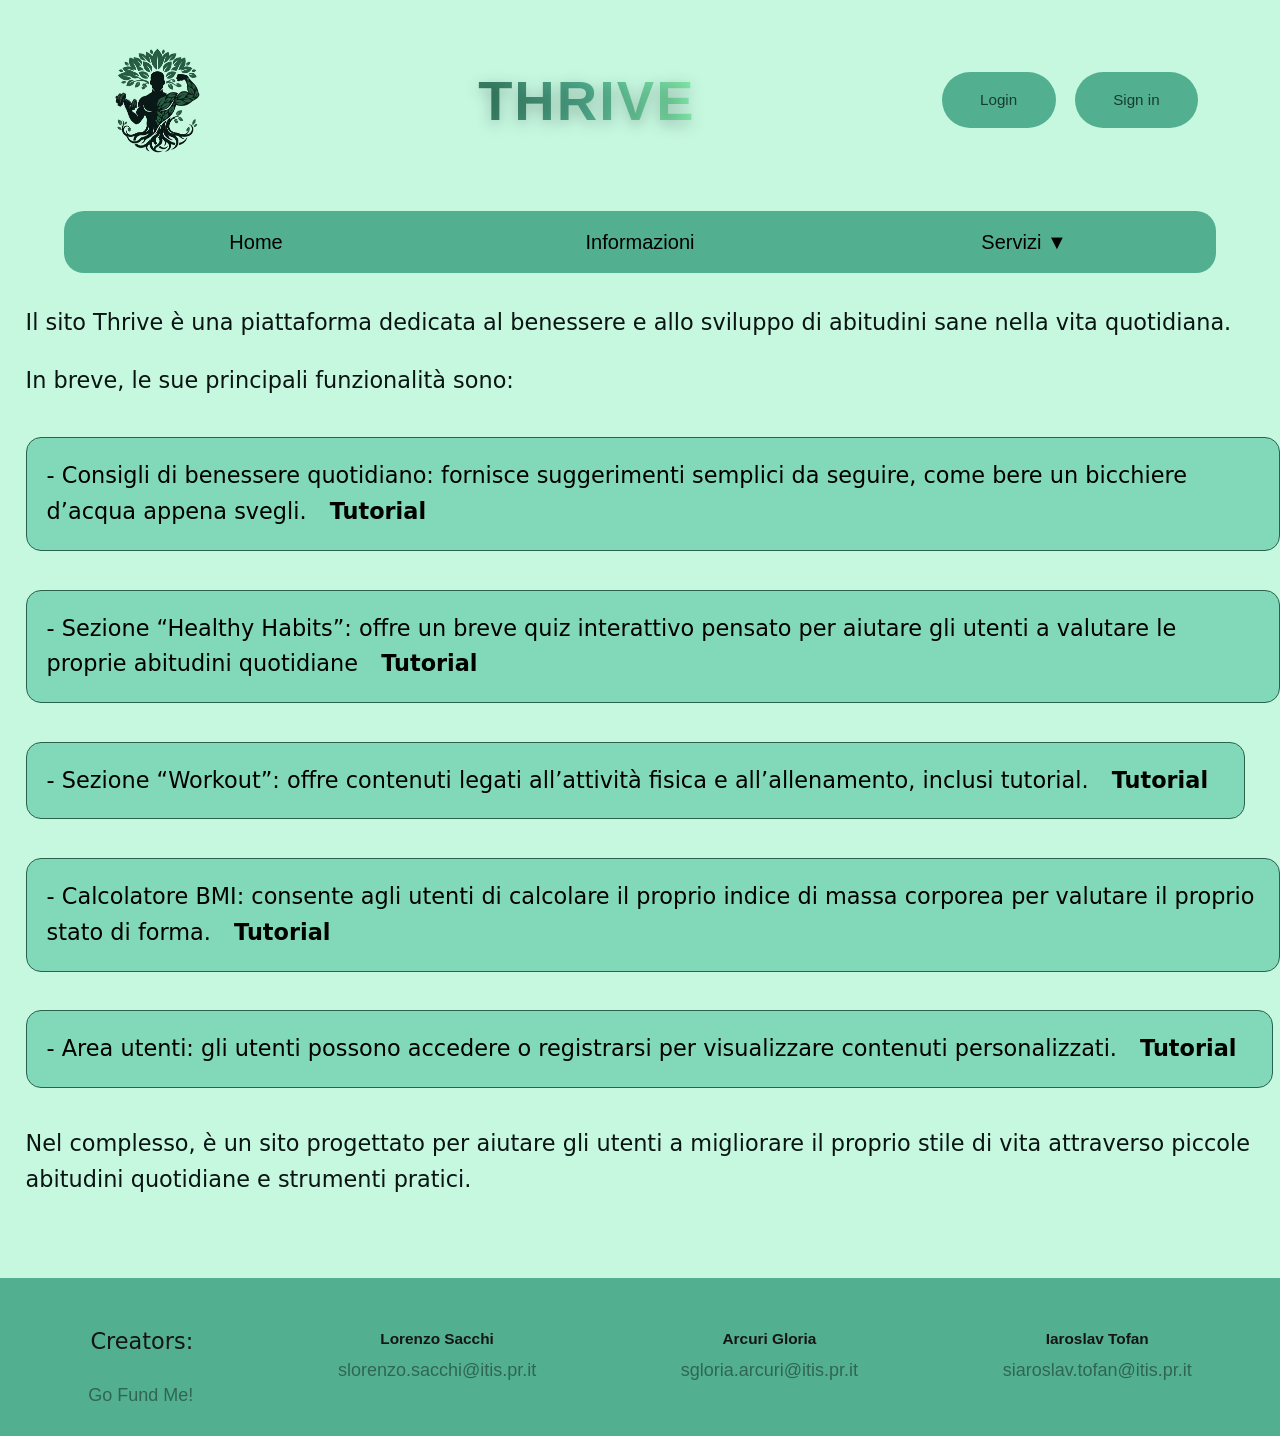
<file: assets/pages/spiegazione.html>
<!DOCTYPE html>
<html lang="en">
<head>
    <meta charset="UTF-8">
    <meta name="viewport" content="width=device-width, initial-scale=1.0">
    <title>Healthy Habits</title>

    <link rel="stylesheet" href="../css/stylesheet.css">
    <link rel="stylesheet" href="../css/spiegazione.css">
    <link rel="icon" type="image" href="../img/logo.png">
    <script src="../javascript/Spiegazione.js" defer></script>
</head>

<body>

<div id="title_container">
        <img class="logo" src="../img/logo.png">
        <h1 class="Titolo">THRIVE</h1>
    <div class="buttoni">
        <a href="login.html" class="registrati">Login</a>
        <a href="registrati.html" class="registrati">Sign in</a>
    </div>
</div>

<nav class="navBar">
    <ul class="menu">
        <li><a href="../../index.html">Home</a></li>
        <li><a href="spiegazione.html">Informazioni</a></li>

        <li class="dropdown">
            <a href="#">Servizi ▼</a>
            <ul class="subMenu">
                <li><a href="healthyHabits.html">Healthy Habits</a></li>
                <li><a href="workout.html">Workout</a></li>
                <li><a href="bmiCalculator.html">BMI Calculator</a></li>
            </ul>
        </li>
    </ul>
</nav>

<div class="parole">
    <p>
        Il sito Thrive è una piattaforma dedicata al benessere e allo sviluppo di abitudini sane nella vita quotidiana.
    </p>

    <p>In breve, le sue principali funzionalità sono:</p>

    <p class="sfondo">
        - Consigli di benessere quotidiano: fornisce suggerimenti semplici da seguire, come bere un bicchiere d’acqua appena svegli.
        <span class="tutorial-trigger" data-tutorial="water">Tutorial</span>
    </p>

    <p class="sfondo">
        - Sezione “Healthy Habits”: offre un breve quiz interattivo pensato per aiutare gli utenti a valutare le proprie abitudini quotidiane
        <span class="tutorial-trigger" data-tutorial="healthy">Tutorial</span>
    </p>

    <p class="sfondo">
        - Sezione “Workout”: offre contenuti legati all’attività fisica e all’allenamento, inclusi tutorial.
        <span class="tutorial-trigger" data-tutorial="workout">Tutorial</span>
    </p>

    <p class="sfondo">
        - Calcolatore BMI: consente agli utenti di calcolare il proprio indice di massa corporea per valutare il proprio stato di forma.
        <span class="tutorial-trigger" data-tutorial="bmi">Tutorial</span>
    </p>

    <p class="sfondo">
        - Area utenti: gli utenti possono accedere o registrarsi per visualizzare contenuti personalizzati.
        <span class="tutorial-trigger" data-tutorial="user">Tutorial</span>
    </p>

    <p>
        Nel complesso, è un sito progettato per aiutare gli utenti a migliorare il proprio stile di vita attraverso piccole abitudini quotidiane e strumenti pratici.
    </p>

</div>

    <div id="tutorialOverlay"></div>

    <div class="tutorial-panel" id="tutorialPanel">
        <div class="panel-header">
            <h2 id="tutorialTitle">Tutorial</h2>
            <button class="close-btn" id="closeBtn">×</button>
        </div>
        <div class="panel-body">
            <div class="tutorial-grid" id="tutorialContent"></div>
        </div>
    </div>
  <footer class="footer">
    <div>
        <p>Creators:</p>
        <a class="email" href="https://www.gofundme.com/f/progetto-per-raccogliere-fondi-per-il-nostro-sushi?attribution_id=sl:9da82cf1-497f-41a0-955d-15c19e031d15&lang=it_IT&ts=1778183575&utm_campaign=man_ss_icons&utm_content=amp20_t1&utm_medium=customer&utm_source=copy_link">Go Fund Me!</a>
    </div>
    <div>
      <h3 class="nome">Lorenzo Sacchi</h3>
      <a href="https://mail.google.com/mail/?view=cm&fs=1&to=slorenzo.sacchi@itis.pr.it" class="email">slorenzo.sacchi@itis.pr.it</a>
    </div>

    <div>
      <h3 class="nome">Arcuri Gloria</h3>
      <a href="https://mail.google.com/mail/?view=cm&fs=1&to=sgloria.arcuri@itis.pr.it" class="email">sgloria.arcuri@itis.pr.it</a>
    </div>

    <div>
      <h3 class="nome">Iaroslav Tofan</h3>
      <a href="https://mail.google.com/mail/?view=cm&fs=1&to=siaroslav.tofan@itis.pr.it" class="email">siaroslav.tofan@itis.pr.it</a>
    </div>

  </footer>
</body>
</html>
</file>
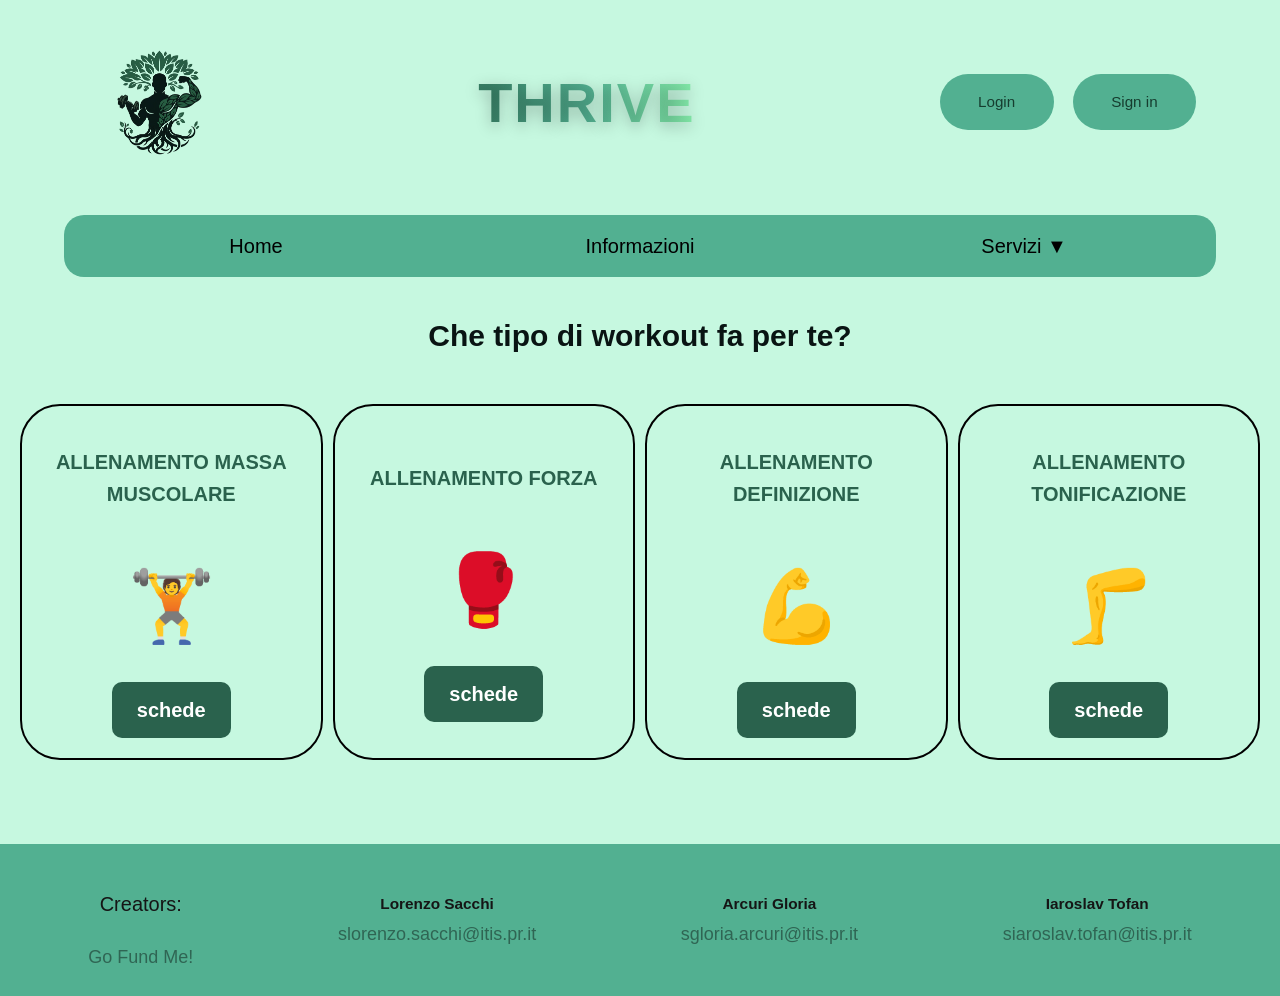
<file: assets/pages/workout.html>
<!DOCTYPE html>
<html lang="en">

<head>
    <meta charset="UTF-8">
    <meta name="viewport" content="width=device-width, initial-scale=1.0">
    <title>Esercizi Workout</title>
    <link rel="stylesheet" href="../css/stylesheet.css">
    <link rel="stylesheet" href="../css/WorkoutStyleSheet.css">
    <link rel="icon" type="image" href="../img/logo.png">
</head>

<body>
    <div id="title_container">
        <img class="logo" src="../img/logo.png">
        <h1 class="Titolo">Thrive</h1>
        <div class="buttoni">
            <a href="login.html" class="registrati">Login</a>
            <a href="registrati.html" class="registrati">Sign in</a>
        </div>
    </div>
    <nav class="navBar">
        <ul class="menu">
            <li><a href="../../index.html">Home</a></li>

            <li><a href="spiegazione.html">Informazioni</a></li>

            <li class="dropdown">
                <a href="#">Servizi ▼</a>
                <ul class="subMenu">
                    <li><a href="healthyHabits.html">Healthy Habits</a></li>
                    <li><a href="workout.html">Workout</a></li>
                    <li><a href="bmiCalculator.html">BMI Calculator</a></li>
                </ul>
            </li>
        </ul>
    </nav>
    <div>
        <h2>Che tipo di workout fa per te?</h2>
    </div>
    <div id="contenitore">
        <div class="allenamenti">
            <p>ALLENAMENTO MASSA MUSCOLARE</p>
            <h1>🏋️</h1>
            <a href="schedeMassaMuscolare.html">schede</a>
        </div>
        <div class="allenamenti">
            <p>ALLENAMENTO FORZA</p>
            <h1>🥊</h1>
            <a href="schedeForza.html">schede</a>
        </div>
        <div class="allenamenti">
            <p>ALLENAMENTO DEFINIZIONE</p>
            <h1>💪</h1>
            <a href="schedeDefinizione.html">schede</a>
        </div>
        <div class="allenamenti">
            <p>ALLENAMENTO TONIFICAZIONE</p>
            <h1>🦵</h1>
            <a href="schedeTonificazione.html">schede</a>
        </div>
    </div>
      <footer class="footer">
    <div>
        <p>Creators:</p>
        <a class="email" href="https://www.gofundme.com/f/progetto-per-raccogliere-fondi-per-il-nostro-sushi?attribution_id=sl:9da82cf1-497f-41a0-955d-15c19e031d15&lang=it_IT&ts=1778183575&utm_campaign=man_ss_icons&utm_content=amp20_t1&utm_medium=customer&utm_source=copy_link">Go Fund Me!</a>
    </div>
    <div>
      <h3 class="nome">Lorenzo Sacchi</h3>
      <a href="https://mail.google.com/mail/?view=cm&fs=1&to=slorenzo.sacchi@itis.pr.it" class="email">slorenzo.sacchi@itis.pr.it</a>
    </div>

    <div>
      <h3 class="nome">Arcuri Gloria</h3>
      <a href="https://mail.google.com/mail/?view=cm&fs=1&to=sgloria.arcuri@itis.pr.it" class="email">sgloria.arcuri@itis.pr.it</a>
    </div>

    <div>
      <h3 class="nome">Iaroslav Tofan</h3>
      <a href="https://mail.google.com/mail/?view=cm&fs=1&to=siaroslav.tofan@itis.pr.it" class="email">siaroslav.tofan@itis.pr.it</a>
    </div>

  </footer>
</body>
</html>
</file>
<file: assets/css/stylesheet.css>
:root {
  --font-heading: 'Poppins', sans-serif;
  --font-body: 'Inter', sans-serif;
}

body {
    color: #091413;
    font-size: 20px;
    background-color: #c6f8e0;
    font-family: var(--font-body);
    font-weight: 500;
    line-height: 1.6;
    display: flex;
    flex-direction: column;
    align-items: center;
    margin: 0;
    overflow-x: hidden;
    width: 100%;
}

.Titolo {
    font-size: 3.5rem;
    font-family: 'Poppins', sans-serif;
    font-weight: 800;
    background: linear-gradient(90deg, #377e64, #52b091, #86efac);
    -webkit-background-clip: text;
    -webkit-text-fill-color: transparent;
    letter-spacing: 2px;
    text-transform: uppercase;
    text-shadow: 0px 4px 15px rgba(0, 0, 0, 0.25);
    animation: fadeIn 0.8s ease-in-out;
}

@keyframes fadeIn {
    from { opacity: 0; transform: translateY(-50px); }
    to { opacity: 1; transform: translateY(0); }
}

button { cursor: pointer; }

.footer {
    background: #52b091;
    margin-top: 5%;
    width: 100%;
    min-height: auto;
    padding: 1.5rem 2rem;
    color: rgb(21, 21, 21);
    display: flex;
    justify-content: space-around;
    align-items: center;
    gap: 2rem;
    text-align: center;
    flex-wrap: wrap;
    box-sizing: border-box;
}

.nome {
    margin: 0;
    font-size: clamp(0.85rem, 1.2vw, 1rem);
    font-weight: 600;
}

.email {
    margin: 4px 0 0;
    font-size: clamp(0.75rem, 1vw, 0.85rem);
    color: #0000006c;
    text-decoration: none;
    font-size: large;
}

.email:hover {
    color: #112423;
}

.logo {
    width: clamp(100px, 15vw, 150px);
    height: auto;
    flex-shrink: 0;
}

#title_container {
    background-color: #c6f8e0;
    display: flex;
    align-items: center;
    justify-content: space-between;
    padding: 2vh;
    width: 90%;
    box-sizing: border-box;
}

.buttoni {
    display: flex;
    gap: 1.2rem;
}

.registrati {
    display: inline-block;
    text-decoration: none;
    background-color: #52b091;
    color: #163d2f;
    border-radius: 5vh;
    padding: 1rem 2.4rem;
    font-family: 'Poppins', sans-serif;
    font-weight: 500;
    font-size: 0.95rem;
    transition: all 0.2s ease;
}

.registrati:hover {
    background-color: #2a624d;
    color: white;
    transform: translateY(-1px);
}

.navBar {
    background-color: #52b091;
    border-radius: 20px;
    margin: 10px 2%;
    width: 90%;
    z-index: 100;
}

.menu {
    list-style: none;
    display: flex;
    justify-content: space-around;
    width: 100%;
    margin: 0;
    padding: 0;
}

.menu > li {
    flex: 1;
    position: relative;
    text-align: center;
}

.menu a {
    display: block;
    color: black;
    padding: 15px 0;
    text-decoration: none;
    font-size: clamp(16px, 2.5vw, 20px);
    transition: 0.3s;
}

.menu a:hover {
    background-color: #367660;
    color: white;
    border-radius: 20px;
}

.subMenu {
    display: none;
    position: absolute;
    top: 100%;
    left: 0;
    width: 100%;
    background-color: #52b091;
    list-style: none;
    padding: 10px 0;
    z-index: 1000;
    border-radius: 10px 10px 20px 20px;
    box-shadow: 0 10px 20px rgba(0,0,0,0.1);
}

.subMenu li { width: 100%; }
.subMenu a { padding: 12px 15px; border-radius: 0 !important; }

.dropdown:hover .subMenu { display: block; }

.main-container {
    display: flex;
    flex-direction: row;
    justify-content: center;
    align-items: center;
    padding: 20px;
    gap: 50px;
    flex-wrap: nowrap;
    width: 90%;
    max-width: 1200px;
    box-sizing: border-box;
}

.post-it-wrapper {
    display: flex;
    align-items: center;
    justify-content: center;
    gap: 10px;
    flex-shrink: 0;
}

.post-it {
    background-color: #fefabc;
    width: 280px;
    height: 280px;
    padding: 25px;
    box-shadow: 12px 12px 25px rgba(0,0,0,0.1);
    transform: rotate(-2deg);
    display: flex;
    align-items: center;
    justify-content: center;
    border-bottom-right-radius: 60px 10px;
    flex-shrink: 0;
}

#testoConsiglio {
    font-size: 1.1rem;
    text-align: center;
    color: #333;
    margin: 0;
}

.nav-btn {
    background: none;
    border: none;
    font-size: 2.5rem;
    color: #4a7c66;
    padding: 0 5px;
    flex-shrink: 0;
}

.testo1 {
    margin: 0;
    text-align: left;
    flex: 1;
    max-width: 600px;
}

.testo1 h1 {
    font-size: clamp(1.2rem, 2.5vw, 2rem);
    line-height: 1.4;
    font-weight: 700;
    margin: 0;
}

.continuaLettura {
    color:#0b6745;
    text-decoration: underline;
    font-size: 0.85em;
}
.continuaLettura:hover{
    color: #2e893d;
}

.testo1 a:hover {
    color: #377e64;
    transform: scale(1.1);
    transition: ease 0.3s;
}

@media (max-width: 992px) {
    .main-container {
        flex-wrap: wrap;
        justify-content: center;
        width: 100%;
    }
    
    .testo1 {
        text-align: center;
        max-width: 100%;
    }
}

@media (max-width: 768px) {
    #title_container {
        flex-direction: column;
        gap: 15px;
    }

    .Titolo { font-size: 2.5rem; }

    .logo {
        width: 120px;
    }

    .main-container {
        flex-direction: column;
        padding: 10px;
        gap: 25px;
    }

    .post-it-wrapper {
        gap: 5px;
    }

    .post-it {
        width: 240px;
        height: 240px;
    }

    .nav-btn {
        font-size: 2rem;
    }

    .testo1 {
        width: 100%;
        text-align: center;
        padding: 0 10px;
        box-sizing: border-box;
    }
}
</file>
<file: assets/css/BMIStylesheet.css>
#content {
    display: flex;
    flex-direction: column;
    row-gap: 20px;
    align-items: center;
}

#box_inserimenti {
    display: flex;
    flex-direction: row;
    column-gap: 6vw;
}

.box_inserimento {
    position: relative;
    width: 120px;
}

.textBox_input {
    position: relative;
    width: 100%;
    border: none;
    background: transparent;
    font-size: 20px;
    padding: 20px 10px 10px;
    z-index: 10;
}

.textBox_input ~ span {
    position: absolute;
    top: 0;
    left: 0;
    padding: 20px 10px 10px;
    color: #8e908e;
    font-family: 'Segoe UI', Tahoma, Geneva, Verdana, sans-serif;
    z-index: 5;
    transition: all 0.5s;
    font-size: 20px;
}

.textBox_input ~ i {
    position: absolute;
    bottom: 0;
    left: 0;
    height: 2px;
    width: 100%;
    background-color: #ffffff7d;
    font-family:Arial, Helvetica, sans-serif    ;
    border-radius: 5px;
    transition: all 0.5s;
}

.textBox_input:valid ~ span,
.textBox_input:focus ~ span {
    transform: translateX(-10px) translateY(-40px);
}

.textBox_input:valid ~ i,
.textBox_input:focus ~ i {
    height: 44px;
}

.textBox_input:valid,
.textBox_input:focus {
    outline: none;
}

#box_tachimetro {
    position: relative;
    width: 100%;
    height: max(100px, 18vw);
    margin-top: 30px;
}

.indice_tachimetro {
    position: absolute;
    top: 50%;
    left: 50%;
    font-size: max(15px, 2vw);
    margin: 0;
}

#i_15.indice_tachimetro {
    transform: translate(-750%, 120%);
    color: #009FB5;
}

#i_20.indice_tachimetro {
    transform: translate(-620%, -170%);
    color: #00B518;
}

#i_25.indice_tachimetro {
    transform: translate(-260%, -320%);
    color: #FFCF01;
}

#i_30.indice_tachimetro {
    transform: translate(160%, -320%);
    color: #B56922;
}

#i_35.indice_tachimetro {
    transform: translate(480%, -170%);
    color: #B22C00;
}

#i_40.indice_tachimetro {
    transform: translate(620%, 120%);
    color: #B20200;
}

#tachimetro {
    position: absolute;
    width: max(200px, 30%);
    left: 50%;
    top: 50%;
    transform: translate(-50%, -50%);
}

#lancetta_tachimetro {
    position: absolute;
    width: max(16.6px, 2.5%);
    left: 50%;
    top: 50%;
    transition: transform 1.5s ease;
    transform-origin: 50% 90%;
    transform: translate(-60%, -47%) rotate(-90deg);
}

#BMI_value {
    margin: 0;
    font-size: max(20px, 2vw);
}

#BMI_message {
    margin: 0;
    font-size: max(20px, 2vw);
}

#information_box {
    display: flex;
    flex-direction: column;
    align-items: stretch;
    width: 90%;
    margin-bottom: 5rem;
}

#information_box > div {
    background-color: #38a67ed6;
    border-radius: 15px;
}

.information_title {
    background-color: #71b79d;
    border: solid rgb(0, 0, 0) 1px;
    border-radius: min(15px, max(5px, 3vw));
    padding: 15px 20px 15px 20px;
    display: flex;
    flex-direction: row;
    column-gap: 10px;
    align-items: center;
    position: relative;
    height: 2.5vw;
}

.information_title p {
    margin: 0;
    font-size: min(25px, max(11px, 2vw));
    transition: transform 1s ease,
    left 1s ease;
    position: absolute;
    left: 10%;
    width: max(200px, 30vw);
}

.information_title ~ p {
    transition: height 1s ease,
    padding 1s ease;
    overflow: hidden;
    margin: 0;
    padding: 0 20px 0 20px;
    font-size: max(15px, 1.5vw);
}

.information_title span {
    display: block;
    transform: rotate(-90deg);
    font-size: min(30px, max(10px, 2vw));
    font-family: 'Segoe UI', Tahoma, Geneva, Verdana, sans-serif;
    font-weight: bold;
    transition: transform 1s;
    position: absolute;
    left: 4%;
}

#information_box > div:hover > .information_title {
    background-color: #3db387d6;
}

#information_box > div:hover > .information_title p {
    left: 100%;
    transform: translate(-100%, 0);
    text-align: right;
}

#information_box > div:hover > .information_title span {
    transform: rotate(90deg);
}

@media (max-width: 660px) {
    .textBox_input {
        font-size: 15px;
        padding: 20px 5px 0px;
    }
    .textBox_input:valid ~ i,
    .textBox_input:focus ~ i {
        height: 30px;
    }
    .textBox_input ~ span {
        font-size: 12px;
    }
    .textBox_input:valid ~ span,
    .textBox_input:focus ~ span {
        transform: translateX(-5px) translateY(-28px);
    }
    .box_inserimento {
        width: 80px;
    }
}
</file>
<file: assets/css/HealthyHabitsStylesheet.css>
#content {
    display: flex;
    flex-direction: column;
    align-items: center;
    width: 100%;
}

#survey {
    display: flex;
    flex-direction: column;
    align-items: center;
    margin-top: 10px;
    width: max(340px, 100%);
}

#survey.hidden {
    display: none;
}

#choices_box {
    display: flex;
    flex-direction: column;
    row-gap: max(30px, 3vw);
    justify-content: center;
    align-items: center;
    width: 100%;
}

#emoji {
    margin: 0;
    font-size: max(45px, 5vw);
}

#domanda {
    font-size: max(25px, 2vw);
    text-align: center;
    margin-top: 0;
}

.choice_row {
    display: flex;
    flex-direction: row;
    justify-content: space-evenly;
    align-items: center;
    min-height: fit-content;
    width: max(600px, 50%);
    height: max(40px, 4vw);
}

.choice {
    display: flex;
    align-items: center;
    justify-content: center;
    border: solid black max(2px, 0.1vw);
    border-radius: max(8px, 0.8vw);
    height: 100%;
    min-height: fit-content;
    text-align: center;
    width: 15%;
    padding: 0 1% 0 1%;
    transition: transform 0.5s ease;
    font-size: max(20px, 1.4vw);
}

.choice.chosen {
    transform: scale(1.2);
    background-color: rgba(255, 255, 255, 0.29);
}

.choice:hover {
    transform: scale(1.2);
    cursor: pointer;
}

button {
    cursor: pointer;
}

.main_btn {
    margin-top: min(30px, 4vw);
    font-family:Cambria, Cochin, Georgia, Times, 'Times New Roman', serif;
    font-size: max(30px, 2vw);
    border-width: 0;
    padding: max(2.5px, 0.5%) max(5px, 1%) max(2.5px, 0.5%) max(5px, 1%);
    border-radius: max(10px, 0.8vw);
    background-color: #408A71;
    transition: transform 0.3s ease;
}

.main_btn:hover {
    background-color: hsl(160, 50%, 40%);
    transform: scale(1.1);
}

.main_btn:active {
    background-color: hsl(160, 60%, 40%);
}

#titolo_barra {
    font-size: max(25px, min(4vw, 40px));
    margin: 5px 0 5px 0;
    text-transform: uppercase;
    font-weight: bold;
}

#barra_salute_box {
    width: 50%;
    min-width: 300px;
    height: max(2vw, 20px);
    border-radius: 4vw;
    border: solid black 2px;
    overflow: hidden;
}

#barra_salute {
    background-color: red;
    width: 0%;
    height: 100%;
}

#resoconto {
    display: flex;
    flex-direction: column;
    align-items: center;
    row-gap: 5px;
    width: 100%;
    margin: 10px 0 0 0;
}

.box_risultato {
    width: max(30%, 250px);
}

.box_barra_risultato {
    width: 100%;
    height: 20px;
    overflow: hidden;
    border: solid black 1px;
    border-radius: 10px;
}

.barra_risultato {
    width: 0%;
    height: 100%;
}

#box_suggerimenti {
    display: flex;
    flex-direction: column;
    align-items: center;
}

#text_punteggio {
    text-align: center;
    font-size: max(35px, 4vw);
    margin: 0;
}

#punteggio.ottimo {
    color: green;
}

#punteggio.medio {
    color: yellow;
}

#punteggio.basso {
    color: red;
}

#text_suggerimenti {
    font-size: max(18px, 1.6vw);
    margin: 5px 0 0 0;
}

#text_suggerimenti.centered {
    text-align: center;
    margin: 0;
}

@media (max-width: 660px) {
    #choices_box {
        row-gap: 15px;
    }
    .choice_row {
        flex-direction: column;
        height: 50%;
        width: 400px;
        row-gap: 15px;
    }
    .choice {
        width: 30%;
        height: 50px;
        font-size: 20px;
    }
    #domanda {
        font-size: 20px;
    }
    #emoji {
        font-size: 50px;
    }
}
</file>
<file: assets/css/form.css>
html {
    background-color: #B0E4CC;
}

* {
    box-sizing: border-box;
    margin: 0;
    padding: 0;
}

body {
    display: flex;
    flex-direction: column;
    font-family: 'Inter', sans-serif;
    background-color: rgba(255, 255, 255, 0.9);
    max-width: 700px;
    min-height: 95vh;
    margin: 1% auto;
    border-radius: 0.5rem;
    padding: 40px 32px;
    box-shadow: 0px 0px 50px 1px rgba(0, 0, 0, 0.693);
}


.logo2 {
    margin-left: -55%;
    position: fixed;       
    width: 10rem;
    height: auto;
    
}

h1 {
    text-align: center;
    color: #1c4f3c;
    font-family: 'Poppins', sans-serif;
    font-weight: 600;
    font-size: 2rem;
    margin-bottom: 32px;
}

p {
    text-align: center;
    color: #1a3c1a;
    line-height: 1.6;
    margin-bottom: 1.2rem;
}
a{
    position:relative;
    margin-left: 27% ;
}
input {
    font-family: 'Inter', sans-serif;
    display: block;
    margin: 12px auto;
    color: #14532d;
    background-color: #f0fdf4;
    border: 0.1rem solid #86efac;
    border-radius: 0.5rem;
    padding: 1rem 1rem;
    width: 100%;
    max-width: 40rem;
    font-size: 1.2rem;
    transition: all 0.2s ease;
}

input:focus {
    outline: none;
    border-color: #22c55e;
    box-shadow: 0 0 0 3px rgba(34, 197, 94, 0.2);
    background-color: #ffffff;
}


footer {
    flex-shrink: 0;
    margin-top: auto;
    padding: 24px 0;
    text-align: center;
    color: #1a3c1a;
    font-size: 0.9rem;
    border-top: 1px solid #bbf7d0;
}
.errore {
    border-color: #dc2626 !important;
    background-color: #fef2f2 !important;
}

@media (max-width: 600px) {
    body {
        max-width: 95%;
        padding: 24px 16px;
        margin: 0 auto;
    }

    h1 {
        font-size: 1.5rem;
    }
    .registrati {
        display: inline-block;          
        text-decoration: none;           
        background-color: #52b091;
        color: black;
        border: none;   
        border-radius: 5vh;
        padding: 1rem 2.4rem;
        font-family: 'Poppins', sans-serif;
        font-weight: 500;
        font-size: 0.95rem;
        cursor: pointer;
        transition: all 0.2s ease;
        text-align: center;
    }

    .registrati:hover {
        background-color: #2a624d;
        color:rgb(255, 255, 255) ;
        transform: translateY(-1px);
    }
    .logo2{
        width: 5rem;
    }
}
</file>
<file: assets/css/WorkoutStyleSheet.css>
* {
    box-sizing: border-box;
}

#title_container {
    display: flex;
    justify-content: space-between;
    align-items: center;
    padding: 20px;
    flex-wrap: wrap;
}

body > h1 {
    text-align: center;
    color: #2a624d;
    padding: 20px;
    font-size: clamp(1.8rem, 5vw, 3rem);
    margin: 0;
}

#contenitore {
    display: flex;
    flex-direction: row;
    flex-wrap: wrap; 
    justify-content: space-around;
    align-items: stretch;
    gap: 10px;
    width: 100%;
    padding: 20px;
}

.allenamenti {
    flex: 1;
    min-width: 250px; 
    border: 2px solid black;
    padding: 20px 7px;
    border-radius: 40px;
    text-align: center;
    color: #2a624d;
    font-weight: bold;
    display: flex;
    flex-direction: column;
    justify-content: center;
    align-items: center;
    gap: 20px;
    transition: transform 0.6s ease, border-color 0.6s ease, box-shadow 0.6s ease;
}

.allenamenti:hover {
    transform: scale(1.05);
    z-index: 10;
    border-color: #2a624d;
    box-shadow: 0 10px 20px rgba(0,0,0,0.15);
}

.allenamenti h1 {
    font-size: clamp(40px, 10vw, 70px);
    margin: 0;
}
.allenamenti a:hover{
    background-color: #1e4738;
    transform: scale(1.05);
}

.contenitore1 {
    display: flex;
    flex-direction: column;
    gap: 15px;
    padding: 20px;
    width: 100%; 
    max-width: 1400px;
    margin: 0 auto;
}

.contenitore1 > div {
    display: flex;
    flex-direction: row;
    justify-content: space-between;
    align-items: center;
    padding: 20px 40px;
    background-color: #74d3b3d2;
    border: 1px solid #2a624d;
    border-radius: 15px;
    transition: all 0.4s ease;
}

.contenitore1 h2 {
    font-size: 1.3rem;
    color: black;
    margin: 0;
    font-weight: bold;
}

.contenitore1 div a, .allenamenti a {
    text-decoration: none;
    color: white;
    background-color: #2a624d;
    padding: 12px 25px;
    border-radius: 10px;
    font-weight: bold;
    transition: all 0.3s;
}

.contenitore1 div a:hover{
    background-color: #1e4738;
    transform: scale(1.05);
}

.back {
    margin: 20px;
}

.back a{
    display: inline-block;
    text-decoration: none;
    padding: 10px 20px;
    color: black;
    background-color: #74d3b3d2;
    border: 1px solid #2a624d;
    border-radius: 15px;
    transition: all 0.4s ease;
}
.back a:hover, .quiz a:hover{
    background-color: #1e4738;
    color: white;
    transform: scale(1.05);
}
.contenitore2 {
    border: solid 1px #1e4738;
    border-radius: 20px;
    padding: 20px;
    margin: 20px;
    background-color: rgba(255, 255, 255, 0.5);
}

.contenitore2 h3 {
    margin: 0;
    line-height: 1.6;
    font-weight: normal;
}
@media (max-width: 768px) {
    #title_container {
        flex-direction: column;
        gap: 15px;
    }

    .contenitore1 > div {
        flex-direction: column;
        gap: 15px;
        text-align: center;
        padding: 20px;
    }

    .contenitore1 div a {
        width: 100%;
        white-space: normal;
    }
}
</file>
<file: assets/css/spiegazione.css>
:root {
--font-heading: 'Poppins', sans-serif;
--font-body: 'Inter', sans-serif;
}


body {
color: #091413;
font-size: 1.4rem;
background-color: #c6f8e0;
font-weight: 500;
line-height: 1.6;
}

p{
    margin-left: 2%;
    font-family:system-ui, -apple-system, BlinkMacSystemFont, 'Segoe UI', Roboto, Oxygen, Ubuntu, Cantarell, 'Open Sans', 'Helvetica Neue', sans-serif;
    font-weight:400 ;
    margin-bottom: 1rem;
}

.sfondo{
    display: inline-block;
    text-decoration: none;
    padding: 20px 20px;
    color: black;
    background-color: #74d3b3d2;
    border: 1px solid #2a624d;
    border-radius: 15px;
}

.line{
    margin-top: 1%;
    position:relative;
    width:auto;
    border: #091413 solid 1px;
    box-shadow: 0px 2px 10px 1px rgba(0, 0, 0, 0.316);
}


.tutorial-trigger {
    position: relative;
    cursor: pointer;
    color: #000202;
    font-weight: 600;
    padding: 0.5rem 1rem;
    border-radius: 8px;
    transition: all 0.1s;
}

.tutorial-trigger:hover {
    background: rgba(255, 255, 255, 0);
    color: #2ecc92;
    font-size: larger;
}


.tutorial-panel {
    position: fixed;
    top: 50%;
    left: 50%;
    transform: translate(-50%, -50%) scale(0.8);
    width: 90%;
    max-width: 1200px;
    max-height: 95vh;
    background: rgba(255, 255, 255, 0.916);
    border-radius: 24px;
    box-shadow: 0 25px 80px rgba(0,0,0,0.3);
    z-index: 2001;
    opacity: 0;
    visibility: hidden;
    transition: all 0.5s cubic-bezier(0.68, -0.55, 0.265, 1.55);
    overflow: hidden;
    display: flex;
    flex-direction: column;
}

.tutorial-panel.active {
    opacity: 1;
    visibility: visible;
    transform: translate(-50%, -50%) scale(1);
}


.panel-header {
    background: linear-gradient(190deg, #025134c6, #2ecc70cc);
    font-size: xx-large;
    color: rgb(255, 255, 255);
    padding: 0.1rem;
    padding-left: 2rem;
    position: relative;
    display: flex;
    justify-content: space-between;
    align-items: center;
}

.close-btn {
    background: rgba(255,255,255,0.2);
    border: none;
    color: white;
    width: 40px;
    height: 40px;
    margin-right: 1rem;
    border-radius: 50%;
    cursor: pointer;
    font-size: 2.5rem;
    display: flex;
    align-items: center;
    justify-content: center;
}



.panel-body {
    max-height: 70vh;
    overflow-y: auto;
    padding: 20px;
}


.card-img{
    width: 40%;
    height: auto;
    box-shadow: 0px 5px 10px 2px rgba(0, 0, 0, 0.316);
}

.card-img2 {
    margin-top: 2%;
    width: 67%;
    height: auto;
    box-shadow: 0px 5px 10px 2px rgba(0, 0, 0, 0.316);
}

.card-img3 {
    margin-top: 2%;
    width: 25%;
    height: auto;
    box-shadow: 0px 5px 10px 2px rgba(0, 0, 0, 0.316);
}

.card-text{
    line-height: 1.5;
    font-weight: 600;
}

.card-text2{
    line-height: 1.5;
    font-weight: 600;
}



.card-body {
  display: flex;
  gap: 1rem;
  align-items: center;
}

.card-body2 {
  display: flex;
  gap: 1rem;
  align-items: center;
}



@media (max-width: 768px) {
    p{
    margin-left:unset;
    margin: 5%;
    }
    .tutorial-panel {
        width: 95%;
        max-height: 90vh;
    }

    .tutorial-grid {
        grid-template-columns: 1fr;
    }

    .hero h1 {
        font-size: 2rem;
    }

    .nav-links {
        gap: 1rem;
    }
}
</file>
